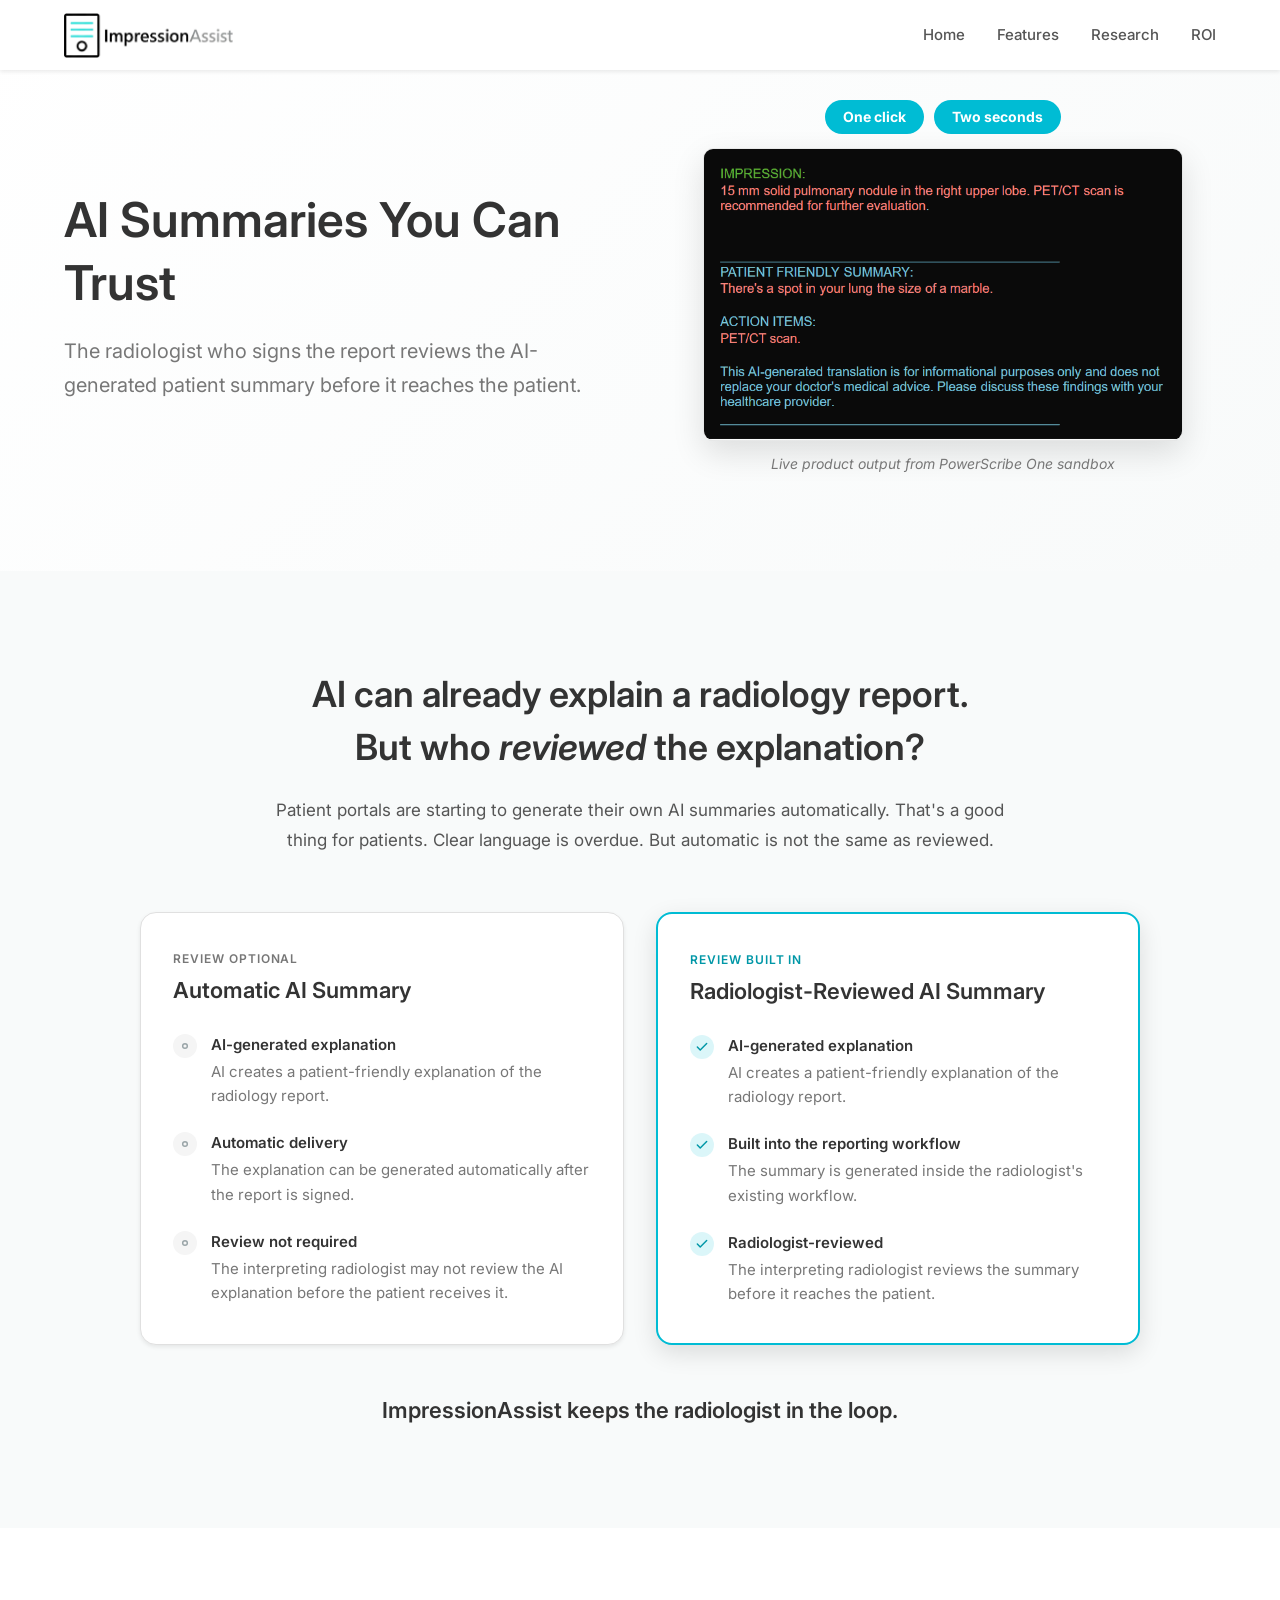
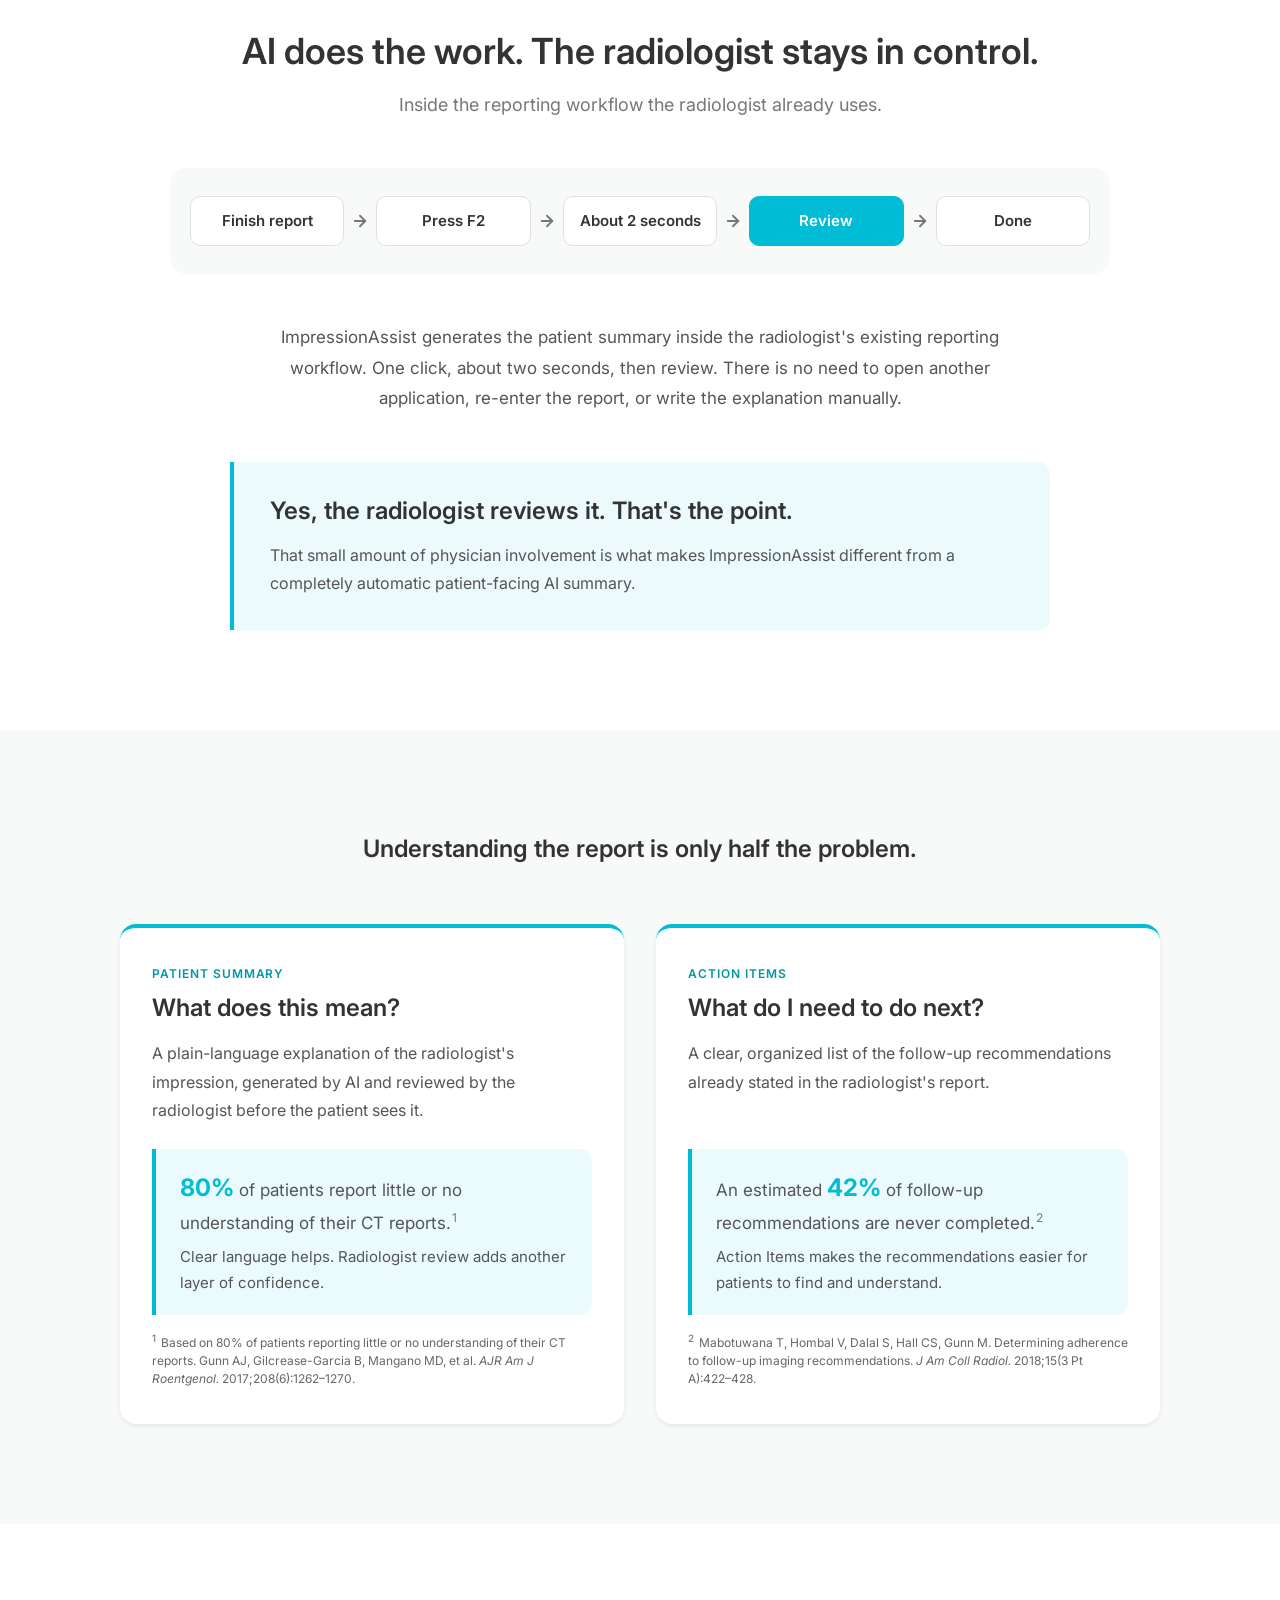
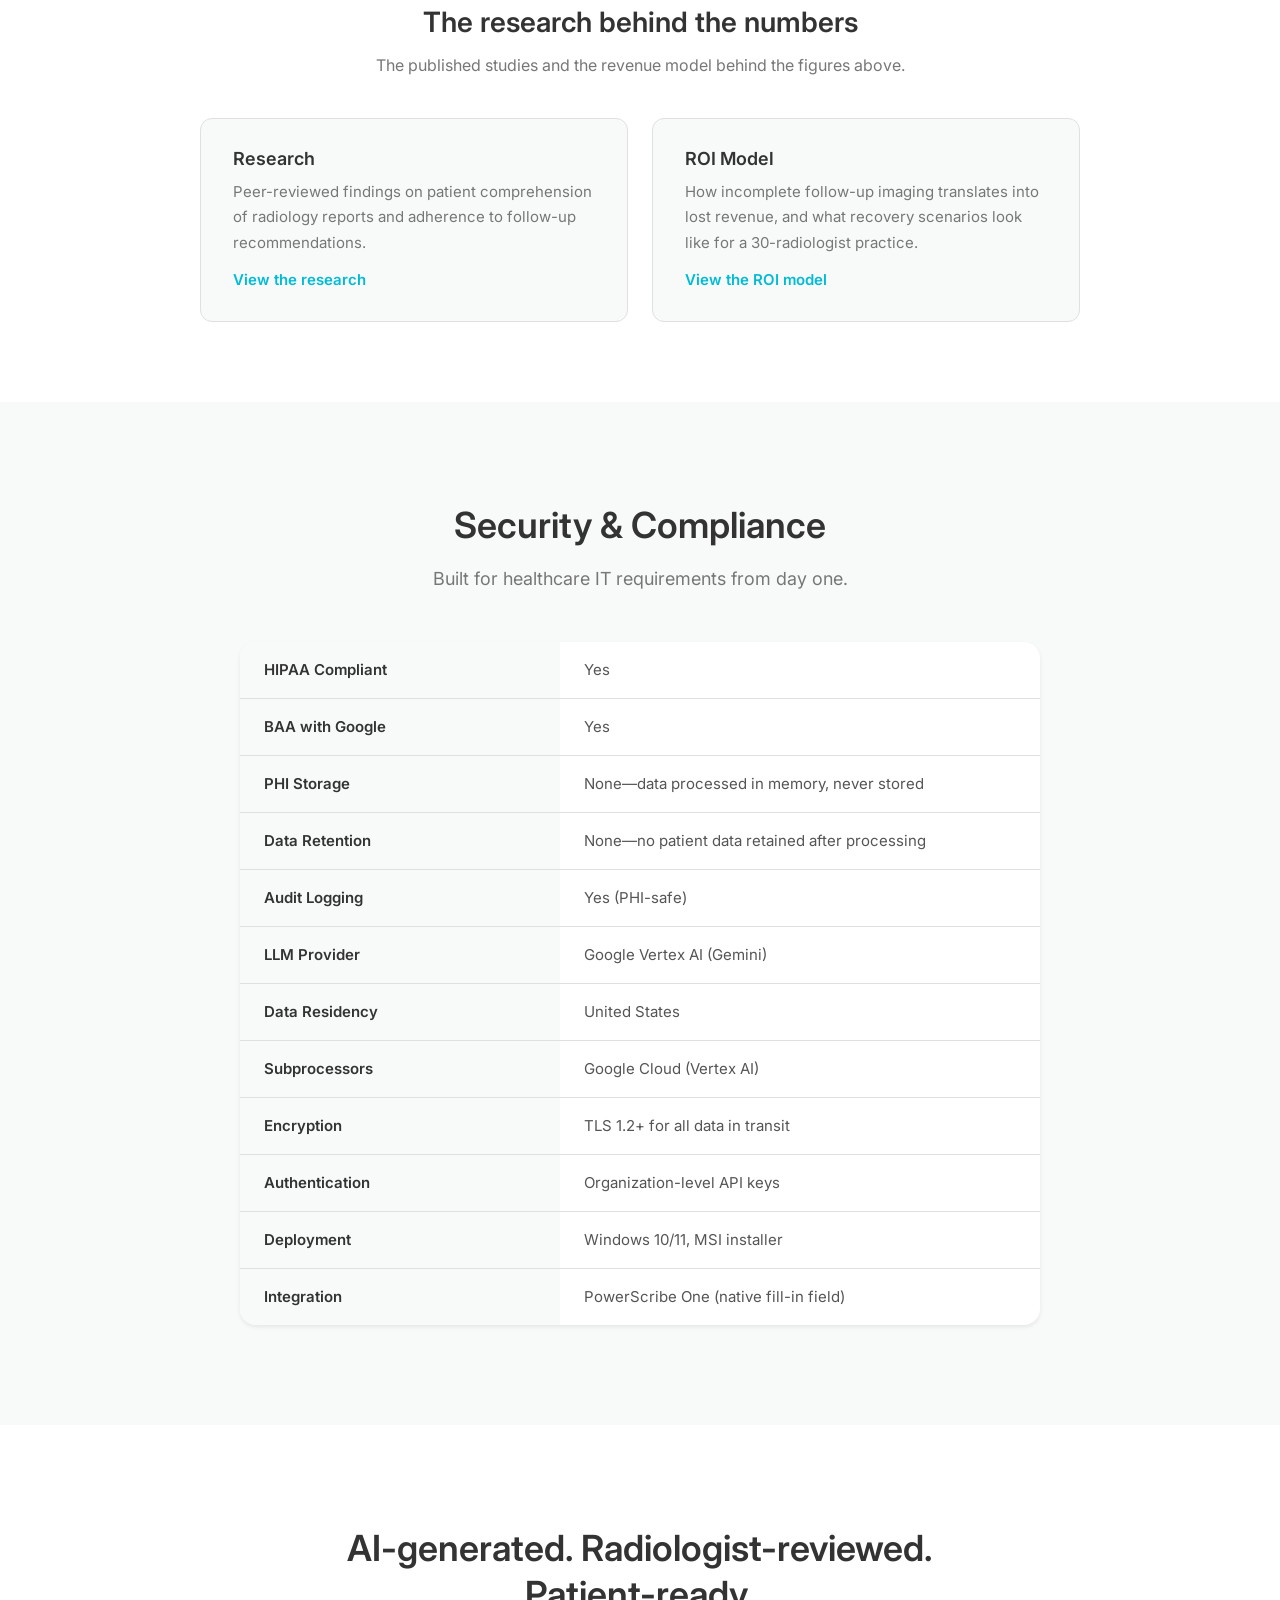
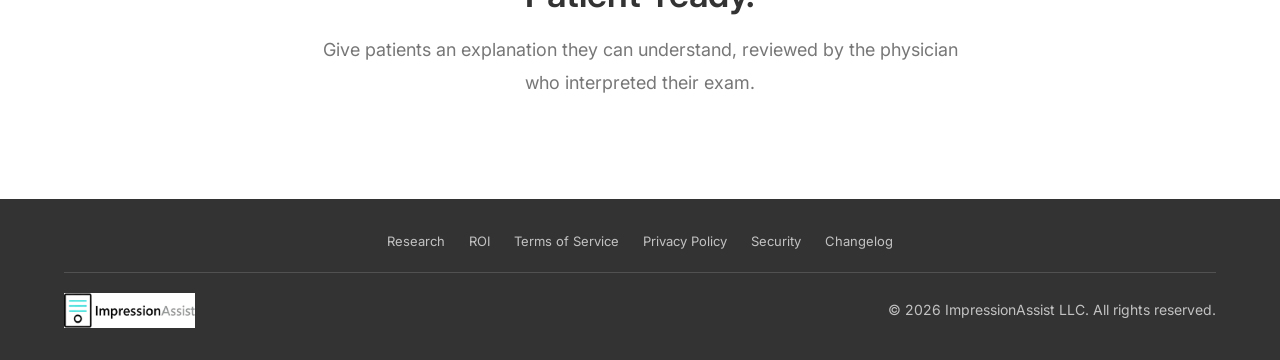
<file: index.html>
<!DOCTYPE html>
<html lang="en">
<head>
    <meta charset="UTF-8">
    <meta name="viewport" content="width=device-width, initial-scale=1.0">
    <meta name="description" content="ImpressionAssist creates a patient-friendly explanation of the radiology report and a clear list of action items inside the radiologist's reporting workflow, and the radiologist who signs the report reviews the summary before it reaches the patient.">
    <meta name="keywords" content="radiology, patient communication, medical reports, PowerScribe, HIPAA, healthcare AI, radiologist review, follow-up recommendations">
    <meta name="author" content="ImpressionAssist LLC">
    <meta property="og:title" content="ImpressionAssist - AI Summaries You Can Trust">
    <meta property="og:description" content="The radiologist who signs the report reviews the AI-generated patient summary before it reaches the patient.">
    <meta property="og:type" content="website">
    <meta property="og:url" content="https://impressionassist.com">
    <meta property="og:image" content="https://impressionassist.com/og-image.png">
    <meta property="og:image:width" content="1200">
    <meta property="og:image:height" content="630">
    <title>ImpressionAssist - AI Summaries You Can Trust</title>
    <link rel="icon" type="image/x-icon" href="favicon.ico">
    <link rel="icon" type="image/png" sizes="32x32" href="favicon-32x32.png">
    <link rel="icon" type="image/png" sizes="16x16" href="favicon-16x16.png">
    <link rel="apple-touch-icon" sizes="180x180" href="apple-touch-icon.png">
    <link rel="stylesheet" href="css/styles.css?v=20261008-1">
    <link rel="preconnect" href="https://fonts.googleapis.com">
    <link rel="preconnect" href="https://fonts.gstatic.com" crossorigin>
    <link href="https://fonts.googleapis.com/css2?family=Inter:wght@400;500;600;700&display=swap" rel="stylesheet">
</head>
<body>
    <!-- Navigation -->
    <nav class="navbar" id="navbar">
        <div class="container nav-container">
            <a href="#home" class="logo">
                <img src="assets/images/logo.png" alt="ImpressionAssist Logo" class="logo-img">
            </a>
            <button class="nav-toggle" id="navToggle" aria-label="Toggle navigation">
                <span class="hamburger"></span>
            </button>
            <ul class="nav-links" id="navLinks">
                <li><a href="#home">Home</a></li>
                <li><a href="#features">Features</a></li>
                <li><a href="/research">Research</a></li>
                <li><a href="/roi">ROI</a></li>
            </ul>
        </div>
    </nav>

    <!-- Hero Section -->
    <section id="home" class="hero">
        <div class="container hero-container">
            <div class="hero-content">
                <h1 class="hero-title">AI Summaries You Can Trust</h1>
                <p class="hero-subtitle">The radiologist who signs the report reviews the AI-generated patient summary before it reaches the patient.</p>
            </div>
            <div class="hero-visual">
                <div class="hero-badges">
                    <span class="hero-f9-badge"><strong>One click</strong></span>
                    <span class="hero-f9-badge"><strong>Two seconds</strong></span>
                </div>
                <video class="hero-screenshot" autoplay muted loop playsinline preload="auto" poster="assets/images/hero-sample-report.png" width="736" height="447" aria-label="Demo of ImpressionAssist: moments after a radiologist signs off a report, an AI-generated patient-friendly summary and follow-up action items appear automatically.">
                    <source src="assets/videos/Website.mp4" type="video/mp4">
                    <img src="assets/images/hero-sample-report.png" alt="Sample AI-generated patient-friendly radiology report summary, showing the clinical impression translated into plain language with a patient-friendly summary and follow-up action items" class="hero-screenshot" width="736" height="447">
                </video>
                <p class="hero-screenshot-caption">Live product output from PowerScribe One sandbox</p>
            </div>
        </div>
    </section>

    <!-- Section 2: The New Problem -->
    <section id="trust" class="trust">
        <div class="container">
            <h2 class="section-title trust-title">AI can already explain a radiology report.
                <span class="trust-title-question">But who <em>reviewed</em> the explanation?</span></h2>
            <p class="trust-lede">Patient portals are starting to generate their own AI summaries automatically. That's a good thing for patients. Clear language is overdue. But automatic is not the same as reviewed.</p>

            <div class="trust-grid">
                <div class="trust-card">
                    <p class="trust-card-eyebrow">Review optional</p>
                    <h3 class="trust-card-title">Automatic AI Summary</h3>
                    <ul class="trust-list">
                        <li>
                            <span class="trust-marker" aria-hidden="true">
                                <svg viewBox="0 0 24 24"><circle cx="12" cy="12" r="4"/></svg>
                            </span>
                            <span>
                                <span class="trust-item-title">AI-generated explanation</span>
                                <span class="trust-item-text">AI creates a patient-friendly explanation of the radiology report.</span>
                            </span>
                        </li>
                        <li>
                            <span class="trust-marker" aria-hidden="true">
                                <svg viewBox="0 0 24 24"><circle cx="12" cy="12" r="4"/></svg>
                            </span>
                            <span>
                                <span class="trust-item-title">Automatic delivery</span>
                                <span class="trust-item-text">The explanation can be generated automatically after the report is signed.</span>
                            </span>
                        </li>
                        <li>
                            <span class="trust-marker" aria-hidden="true">
                                <svg viewBox="0 0 24 24"><circle cx="12" cy="12" r="4"/></svg>
                            </span>
                            <span>
                                <span class="trust-item-title">Review not required</span>
                                <span class="trust-item-text">The interpreting radiologist may not review the AI explanation before the patient receives it.</span>
                            </span>
                        </li>
                    </ul>
                </div>

                <div class="trust-card trust-card-featured">
                    <p class="trust-card-eyebrow">Review built in</p>
                    <h3 class="trust-card-title">Radiologist-Reviewed AI Summary</h3>
                    <ul class="trust-list">
                        <li>
                            <span class="trust-marker" aria-hidden="true">
                                <svg viewBox="0 0 24 24"><polyline points="20 6 9 17 4 12"/></svg>
                            </span>
                            <span>
                                <span class="trust-item-title">AI-generated explanation</span>
                                <span class="trust-item-text">AI creates a patient-friendly explanation of the radiology report.</span>
                            </span>
                        </li>
                        <li>
                            <span class="trust-marker" aria-hidden="true">
                                <svg viewBox="0 0 24 24"><polyline points="20 6 9 17 4 12"/></svg>
                            </span>
                            <span>
                                <span class="trust-item-title">Built into the reporting workflow</span>
                                <span class="trust-item-text">The summary is generated inside the radiologist's existing workflow.</span>
                            </span>
                        </li>
                        <li>
                            <span class="trust-marker" aria-hidden="true">
                                <svg viewBox="0 0 24 24"><polyline points="20 6 9 17 4 12"/></svg>
                            </span>
                            <span>
                                <span class="trust-item-title">Radiologist-reviewed</span>
                                <span class="trust-item-text">The interpreting radiologist reviews the summary before it reaches the patient.</span>
                            </span>
                        </li>
                    </ul>
                </div>
            </div>

            <p class="trust-closing">ImpressionAssist keeps the radiologist in the loop.</p>
        </div>
    </section>

    <!-- Section 3: The Review Itself -->
    <section id="workflow" class="review">
        <div class="container">
            <h2 class="section-title">AI does the work. The radiologist stays in control.</h2>
            <p class="section-subtitle">Inside the reporting workflow the radiologist already uses.</p>

            <div class="workflow-strip">
                <div class="workflow-step">Finish report</div>
                <div class="workflow-connector" aria-hidden="true">
                    <svg viewBox="0 0 24 24"><path d="M5 12h14"/><path d="M12 5l7 7-7 7"/></svg>
                </div>
                <div class="workflow-step">Press F2</div>
                <div class="workflow-connector" aria-hidden="true">
                    <svg viewBox="0 0 24 24"><path d="M5 12h14"/><path d="M12 5l7 7-7 7"/></svg>
                </div>
                <div class="workflow-step">About 2 seconds</div>
                <div class="workflow-connector" aria-hidden="true">
                    <svg viewBox="0 0 24 24"><path d="M5 12h14"/><path d="M12 5l7 7-7 7"/></svg>
                </div>
                <div class="workflow-step workflow-step-key">Review</div>
                <div class="workflow-connector" aria-hidden="true">
                    <svg viewBox="0 0 24 24"><path d="M5 12h14"/><path d="M12 5l7 7-7 7"/></svg>
                </div>
                <div class="workflow-step">Done</div>
            </div>

            <p class="review-body">ImpressionAssist generates the patient summary inside the radiologist's existing reporting workflow. One click, about two seconds, then review. There is no need to open another application, re-enter the report, or write the explanation manually.</p>

            <div class="review-callout">
                <p class="review-callout-quote">Yes, the radiologist reviews it. That's the point.</p>
                <p class="review-callout-follow">That small amount of physician involvement is what makes ImpressionAssist different from a completely automatic patient-facing AI summary.</p>
            </div>
        </div>
    </section>

    <!-- Section 4: Patient Summary + Action Items -->
    <section id="features" class="answers">
        <div class="container">
            <p class="answers-transition">Understanding the report is only half the problem.</p>

            <div class="answers-grid">
                <div class="answer-card">
                    <p class="answer-eyebrow">Patient Summary</p>
                    <h3 class="answer-question">What does this mean?</h3>
                    <p class="answer-text">A plain-language explanation of the radiologist's impression, generated by AI and reviewed by the radiologist before the patient sees it.</p>
                    <div class="answer-stat">
                        <p class="answer-stat-line"><span class="stat-highlight">80%</span> of patients report little or no understanding of their CT reports.<sup>1</sup></p>
                        <p class="answer-stat-note">Clear language helps. Radiologist review adds another layer of confidence.</p>
                    </div>
                    <p class="answer-citation"><sup>1</sup> Based on 80% of patients reporting little or no understanding of their CT reports. Gunn AJ, Gilcrease-Garcia B, Mangano MD, et al. <em>AJR Am J Roentgenol.</em> 2017;208(6):1262–1270.</p>
                </div>

                <div class="answer-card">
                    <p class="answer-eyebrow">Action Items</p>
                    <h3 class="answer-question">What do I need to do next?</h3>
                    <p class="answer-text">A clear, organized list of the follow-up recommendations already stated in the radiologist's report.</p>
                    <div class="answer-stat">
                        <p class="answer-stat-line">An estimated <span class="stat-highlight">42%</span> of follow-up recommendations are never completed.<sup>2</sup></p>
                        <p class="answer-stat-note">Action Items makes the recommendations easier for patients to find and understand.</p>
                    </div>
                    <p class="answer-citation"><sup>2</sup> Mabotuwana T, Hombal V, Dalal S, Hall CS, Gunn M. Determining adherence to follow-up imaging recommendations. <em>J Am Coll Radiol.</em> 2018;15(3 Pt A):422–428.</p>
                </div>
            </div>
        </div>
    </section>

    <!-- Credibility Strip -->
    <section id="evidence" class="credibility">
        <div class="container">
            <h2 class="credibility-title">The research behind the numbers</h2>
            <p class="credibility-sub">The published studies and the revenue model behind the figures above.</p>
            <div class="credibility-links">
                <a href="/research" class="credibility-link">
                    <h3>Research</h3>
                    <p>Peer-reviewed findings on patient comprehension of radiology reports and adherence to follow-up recommendations.</p>
                    <span class="credibility-link-cue">View the research</span>
                </a>
                <a href="/roi" class="credibility-link">
                    <h3>ROI Model</h3>
                    <p>How incomplete follow-up imaging translates into lost revenue, and what recovery scenarios look like for a 30-radiologist practice.</p>
                    <span class="credibility-link-cue">View the ROI model</span>
                </a>
            </div>
        </div>
    </section>

    <!-- Security & Compliance Section -->
    <section id="security" class="security">
        <div class="container">
            <h2 class="section-title">Security & Compliance</h2>
            <p class="section-subtitle">Built for healthcare IT requirements from day one.</p>
            <div class="security-table-wrapper">
                <table class="security-table">
                    <tbody>
                        <tr>
                            <td class="security-label">HIPAA Compliant</td>
                            <td class="security-value">Yes</td>
                        </tr>
                        <tr>
                            <td class="security-label">BAA with Google</td>
                            <td class="security-value">Yes</td>
                        </tr>
                        <tr>
                            <td class="security-label">PHI Storage</td>
                            <td class="security-value">None—data processed in memory, never stored</td>
                        </tr>
                        <tr>
                            <td class="security-label">Data Retention</td>
                            <td class="security-value">None—no patient data retained after processing</td>
                        </tr>
                        <tr>
                            <td class="security-label">Audit Logging</td>
                            <td class="security-value">Yes (PHI-safe)</td>
                        </tr>
                        <tr>
                            <td class="security-label">LLM Provider</td>
                            <td class="security-value">Google Vertex AI (Gemini)</td>
                        </tr>
                        <tr>
                            <td class="security-label">Data Residency</td>
                            <td class="security-value">United States</td>
                        </tr>
                        <tr>
                            <td class="security-label">Subprocessors</td>
                            <td class="security-value">Google Cloud (Vertex AI)</td>
                        </tr>
                        <tr>
                            <td class="security-label">Encryption</td>
                            <td class="security-value">TLS 1.2+ for all data in transit</td>
                        </tr>
                        <tr>
                            <td class="security-label">Authentication</td>
                            <td class="security-value">Organization-level API keys</td>
                        </tr>
                        <tr>
                            <td class="security-label">Deployment</td>
                            <td class="security-value">Windows 10/11, MSI installer</td>
                        </tr>
                        <tr>
                            <td class="security-label">Integration</td>
                            <td class="security-value">PowerScribe One (native fill-in field)</td>
                        </tr>
                    </tbody>
                </table>
            </div>
        </div>
    </section>

    <!-- Closing CTA Section -->
    <section id="cta" class="cta">
        <div class="container" style="text-align: center; max-width: 700px;">
            <h2 class="section-title">AI-generated. Radiologist-reviewed. Patient-ready.</h2>
            <p style="color: var(--text-light); font-size: 1.125rem; line-height: 1.8; margin-bottom: 0;">Give patients an explanation they can understand, reviewed by the physician who interpreted their exam.</p>
        </div>
    </section>

    <!-- Footer -->
    <footer class="footer">
        <div class="container">
            <div class="footer-links">
                <a href="/research">Research</a>
                <a href="/roi">ROI</a>
                <a href="/terms">Terms of Service</a>
                <a href="/privacy">Privacy Policy</a>
                <a href="/security">Security</a>
                <a href="/changelog">Changelog</a>
            </div>
            <div class="footer-content">
                <div class="footer-brand">
                    <img src="assets/images/logo.png" alt="ImpressionAssist Logo" class="footer-logo">
                </div>
                <p class="footer-copyright">&copy; 2026 ImpressionAssist LLC. All rights reserved.</p>
            </div>
        </div>
    </footer>

    <script src="js/main.js"></script>
</body>
</html>
</file>
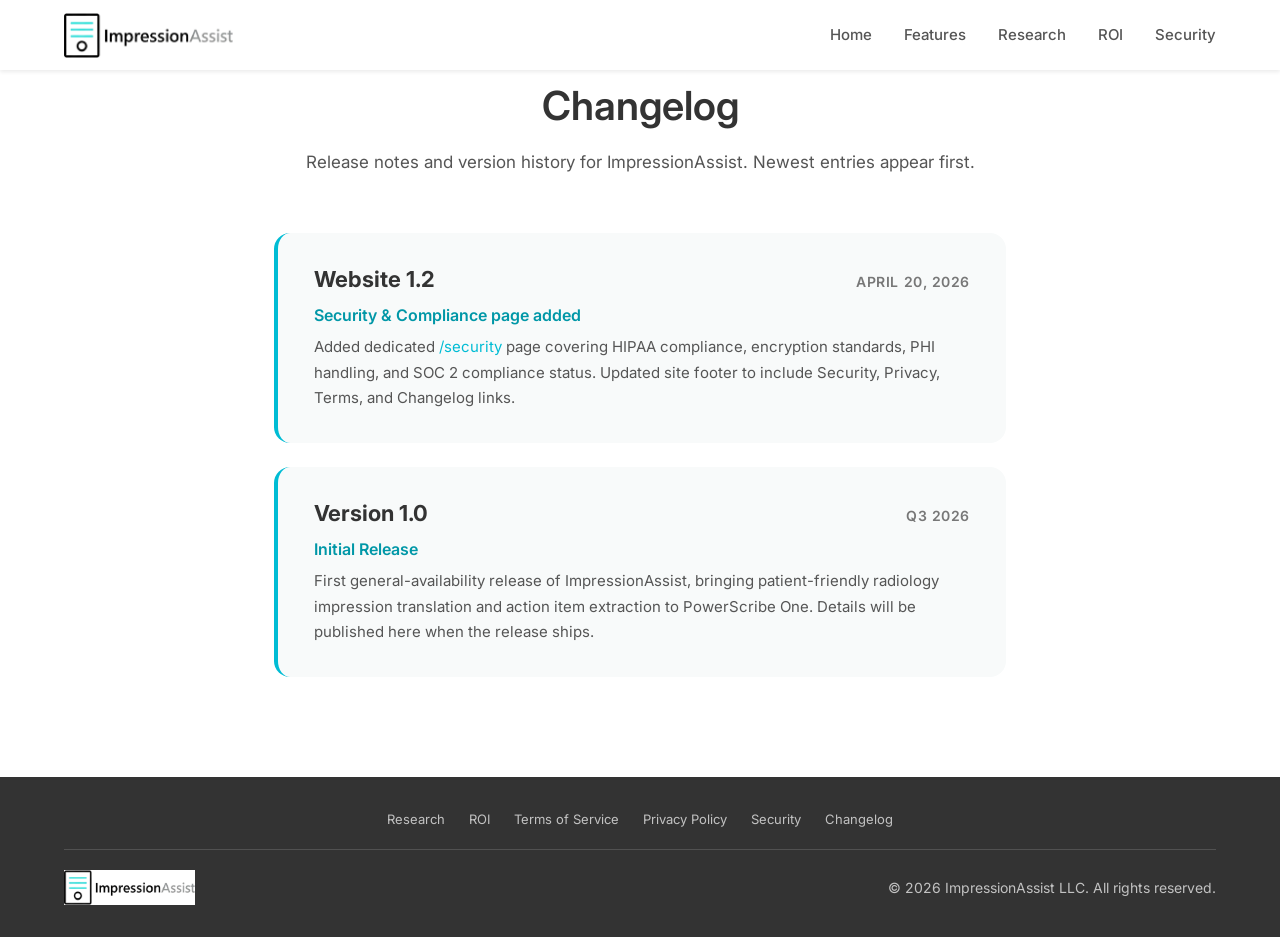
<file: changelog/index.html>
<!DOCTYPE html>
<html lang="en">
<head>
    <meta charset="UTF-8">
    <meta name="viewport" content="width=device-width, initial-scale=1.0">
    <meta name="description" content="ImpressionAssist release notes and version history.">
    <meta name="author" content="ImpressionAssist LLC">
    <meta property="og:title" content="Changelog - ImpressionAssist">
    <meta property="og:description" content="Release notes and version history for ImpressionAssist.">
    <meta property="og:type" content="website">
    <meta property="og:url" content="https://impressionassist.com/changelog">
    <meta property="og:image" content="https://impressionassist.com/og-image.png">
    <meta property="og:image:width" content="1200">
    <meta property="og:image:height" content="630">
    <title>Changelog - ImpressionAssist</title>
    <link rel="icon" type="image/x-icon" href="/favicon.ico">
    <link rel="icon" type="image/png" sizes="32x32" href="/favicon-32x32.png">
    <link rel="icon" type="image/png" sizes="16x16" href="/favicon-16x16.png">
    <link rel="apple-touch-icon" sizes="180x180" href="/apple-touch-icon.png">
    <link rel="stylesheet" href="/css/styles.css?v=20261008-1">
    <link rel="preconnect" href="https://fonts.googleapis.com">
    <link rel="preconnect" href="https://fonts.gstatic.com" crossorigin>
    <link href="https://fonts.googleapis.com/css2?family=Inter:wght@400;500;600;700&display=swap" rel="stylesheet">
    <style>
        .changelog-intro {
            padding: 80px 0 32px;
            background-color: var(--white);
        }
        .changelog-intro .container { max-width: 780px; }
        .changelog-intro h1 {
            font-size: 2.5rem;
            color: var(--text-dark);
            margin-bottom: 16px;
            text-align: center;
        }
        .changelog-intro .intro-lede {
            font-size: 1.0625rem;
            line-height: 1.7;
            color: var(--text-gray);
            text-align: center;
            margin-bottom: 0;
        }
        .changelog-list {
            padding: 24px 0 100px;
            background-color: var(--white);
        }
        .changelog-list .container { max-width: 780px; }
        .changelog-entry {
            background: var(--bg-light);
            border-radius: 16px;
            padding: 32px 36px;
            margin-bottom: 24px;
            border-left: 4px solid var(--primary-color);
        }
        .changelog-entry:last-child { margin-bottom: 0; }
        .changelog-entry-header {
            display: flex;
            align-items: baseline;
            justify-content: space-between;
            gap: 16px;
            margin-bottom: 12px;
            flex-wrap: wrap;
        }
        .changelog-version {
            font-size: 1.375rem;
            font-weight: 700;
            color: var(--text-dark);
            margin: 0;
        }
        .changelog-date {
            font-size: 0.875rem;
            font-weight: 600;
            color: var(--text-light);
            text-transform: uppercase;
            letter-spacing: 0.04em;
            white-space: nowrap;
        }
        .changelog-title {
            font-size: 1rem;
            font-weight: 600;
            color: var(--primary-dark);
            margin: 0 0 8px;
        }
        .changelog-description {
            font-size: 0.9375rem;
            line-height: 1.7;
            color: var(--text-gray);
            margin: 0;
        }
        @media (max-width: 768px) {
            .changelog-intro h1 { font-size: 1.875rem; }
            .changelog-entry { padding: 24px 20px; }
            .changelog-entry-header { flex-direction: column; gap: 4px; }
        }
    </style>
</head>
<body>
    <!-- Navigation -->
    <nav class="navbar" id="navbar">
        <div class="container nav-container">
            <a href="/" class="logo">
                <img src="/assets/images/logo.png" alt="ImpressionAssist Logo" class="logo-img">
            </a>
            <button class="nav-toggle" id="navToggle" aria-label="Toggle navigation">
                <span class="hamburger"></span>
            </button>
            <ul class="nav-links" id="navLinks">
                <li><a href="/">Home</a></li>
                <li><a href="/#features">Features</a></li>
                <li><a href="/research">Research</a></li>
                <li><a href="/roi">ROI</a></li>
                <li><a href="/security">Security</a></li>
            </ul>
        </div>
    </nav>

    <!-- Intro -->
    <section class="changelog-intro">
        <div class="container">
            <h1>Changelog</h1>
            <p class="intro-lede">Release notes and version history for ImpressionAssist. Newest entries appear first.</p>
        </div>
    </section>

    <!-- Entries (reverse chronological) -->
    <section class="changelog-list">
        <div class="container">
            <article class="changelog-entry">
                <div class="changelog-entry-header">
                    <h2 class="changelog-version">Website 1.2</h2>
                    <span class="changelog-date">April 20, 2026</span>
                </div>
                <h3 class="changelog-title">Security &amp; Compliance page added</h3>
                <p class="changelog-description">Added dedicated <a href="/security">/security</a> page covering HIPAA compliance, encryption standards, PHI handling, and SOC 2 compliance status. Updated site footer to include Security, Privacy, Terms, and Changelog links.</p>
            </article>

            <article class="changelog-entry">
                <div class="changelog-entry-header">
                    <h2 class="changelog-version">Version 1.0</h2>
                    <span class="changelog-date">Q3 2026</span>
                </div>
                <h3 class="changelog-title">Initial Release</h3>
                <p class="changelog-description">First general-availability release of ImpressionAssist, bringing patient-friendly radiology impression translation and action item extraction to PowerScribe One. Details will be published here when the release ships.</p>
            </article>
        </div>
    </section>

    <!-- Footer -->
    <footer class="footer">
        <div class="container">
            <div class="footer-links">
                <a href="/research">Research</a>
                <a href="/roi">ROI</a>
                <a href="/terms">Terms of Service</a>
                <a href="/privacy">Privacy Policy</a>
                <a href="/security">Security</a>
                <a href="/changelog">Changelog</a>
            </div>
            <div class="footer-content">
                <div class="footer-brand">
                    <img src="/assets/images/logo.png" alt="ImpressionAssist Logo" class="footer-logo">
                </div>
                <p class="footer-copyright">&copy; 2026 ImpressionAssist LLC. All rights reserved.</p>
            </div>
        </div>
    </footer>

    <script src="/js/main.js"></script>
</body>
</html>
</file>
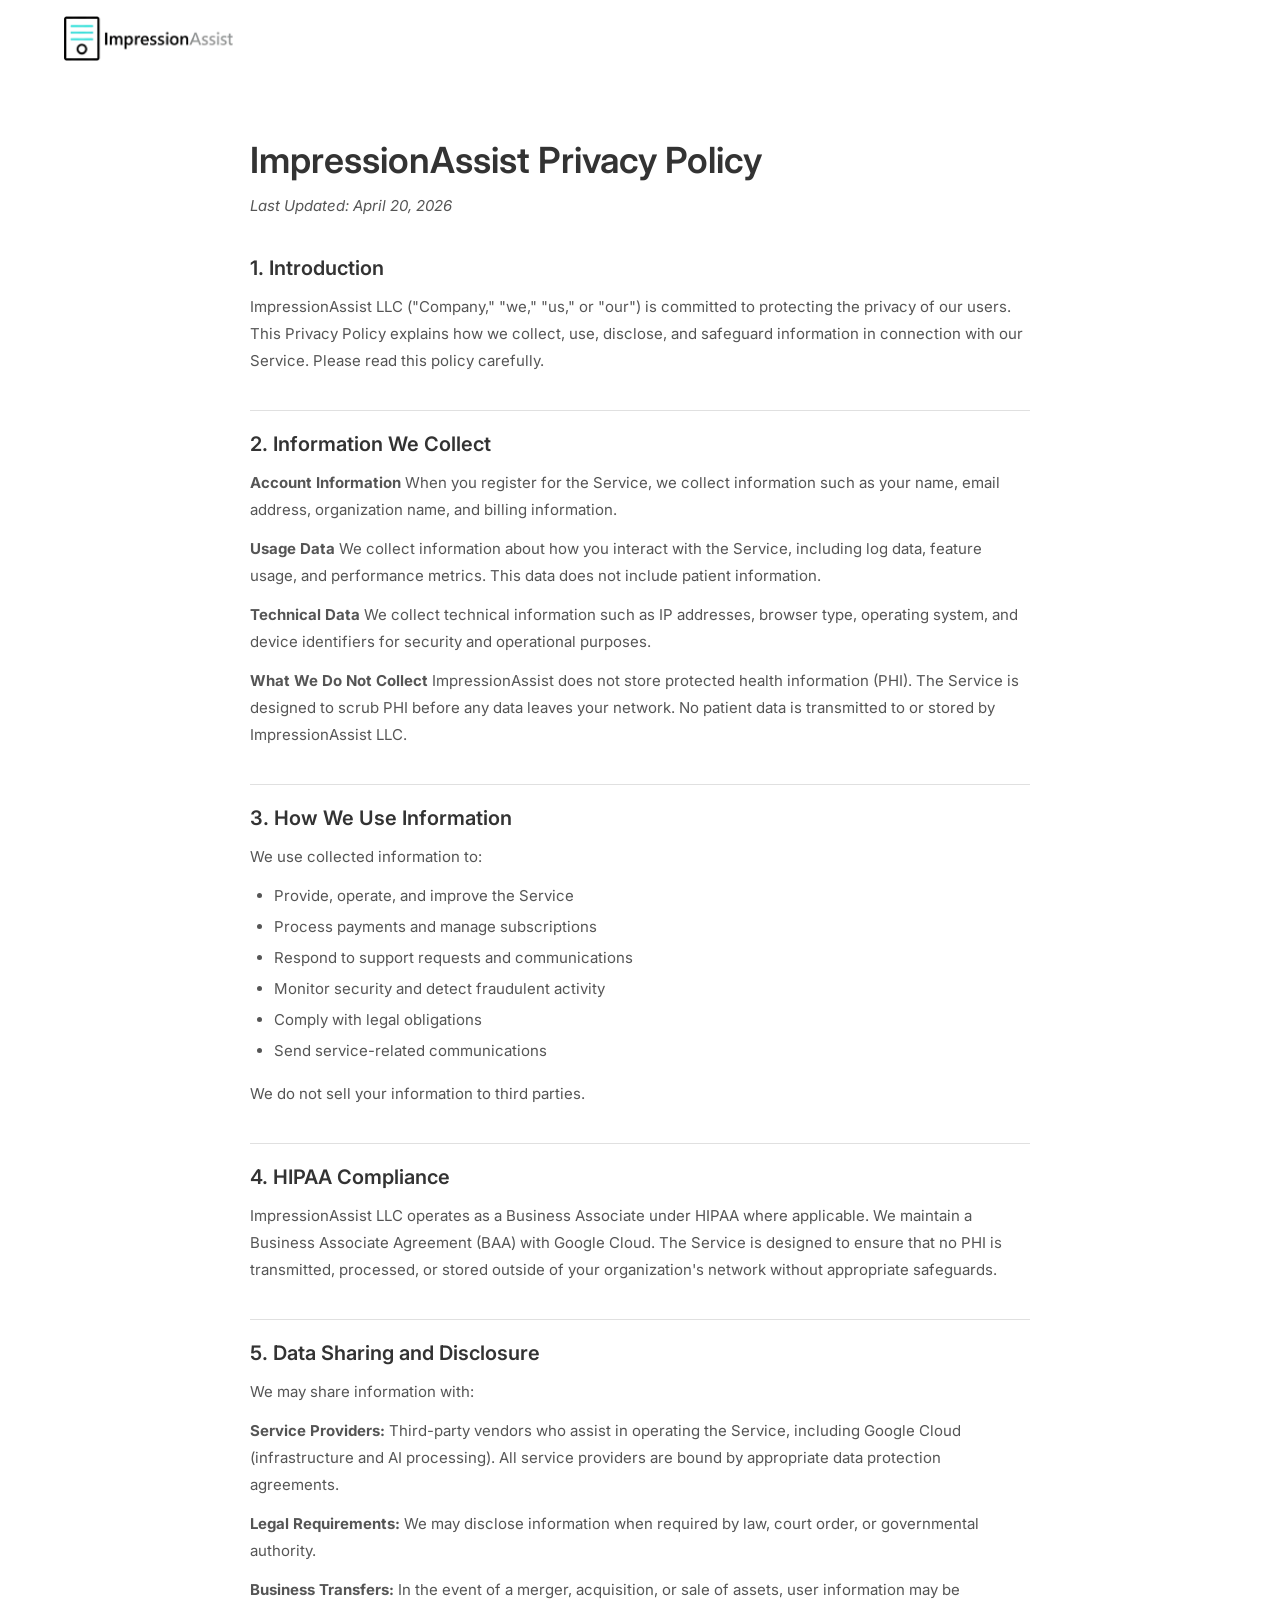
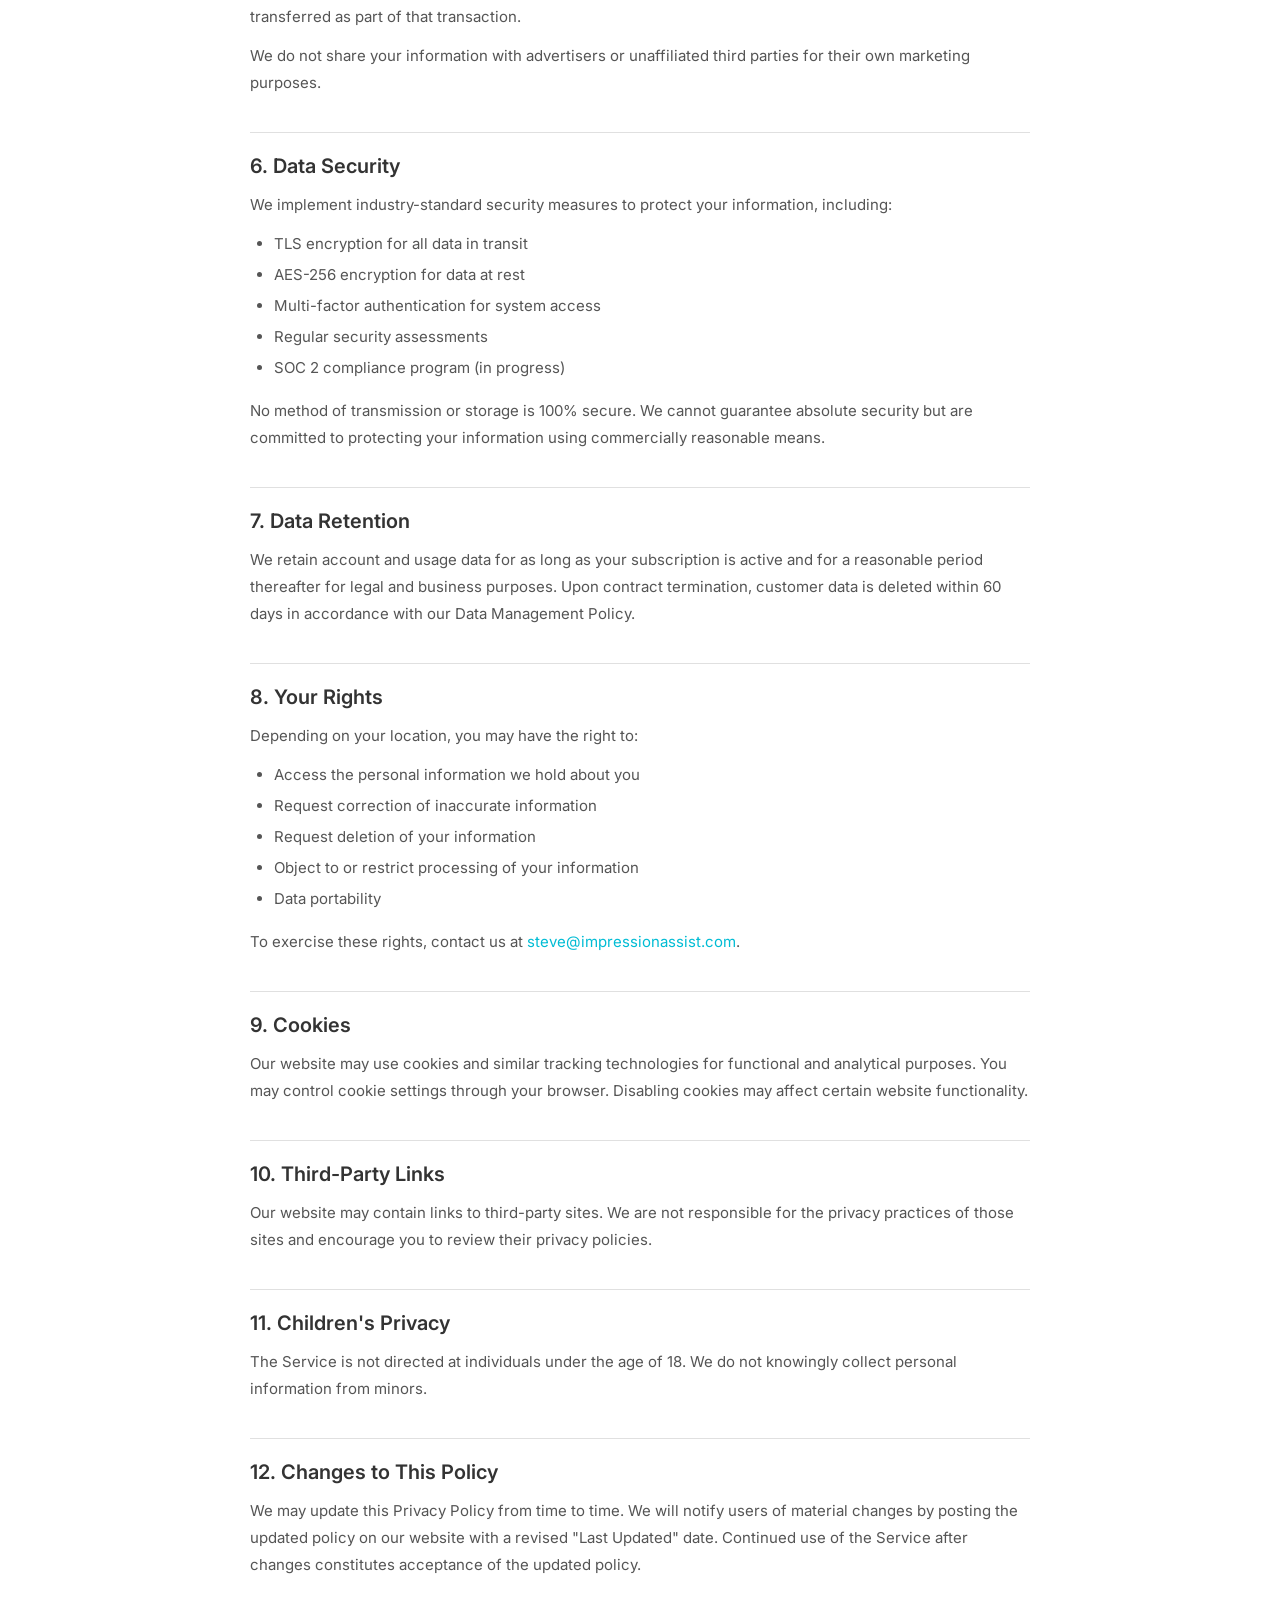
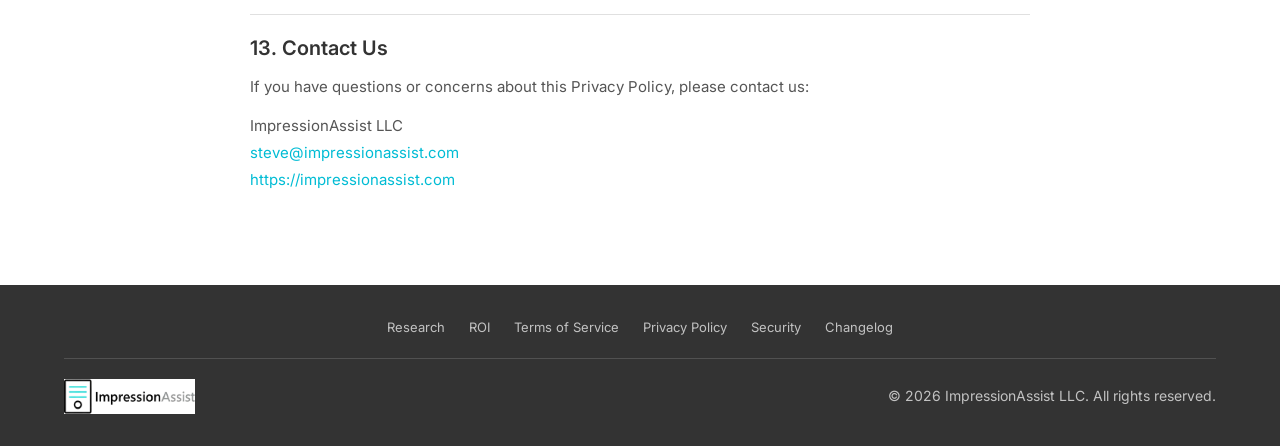
<file: privacy.html>
<!DOCTYPE html>
<html lang="en">
<head>
    <meta charset="UTF-8">
    <meta name="viewport" content="width=device-width, initial-scale=1.0">
    <meta name="description" content="ImpressionAssist Privacy Policy">
    <title>Privacy Policy - ImpressionAssist</title>
    <link rel="icon" type="image/x-icon" href="favicon.ico">
    <link rel="icon" type="image/png" sizes="32x32" href="favicon-32x32.png">
    <link rel="icon" type="image/png" sizes="16x16" href="favicon-16x16.png">
    <link rel="apple-touch-icon" sizes="180x180" href="apple-touch-icon.png">
    <link rel="stylesheet" href="css/styles.css?v=20261008-1">
    <link rel="preconnect" href="https://fonts.googleapis.com">
    <link rel="preconnect" href="https://fonts.gstatic.com" crossorigin>
    <link href="https://fonts.googleapis.com/css2?family=Inter:wght@400;500;600;700&display=swap" rel="stylesheet">
</head>
<body>
    <!-- Header -->
    <header class="legal-header">
        <div class="container">
            <a href="/" class="logo">
                <img src="assets/images/logo.png" alt="ImpressionAssist Logo" class="logo-img">
            </a>
        </div>
    </header>

    <!-- Content -->
    <main class="legal-content">
        <div class="container">
            <div class="legal-document">
                <h1>ImpressionAssist Privacy Policy</h1>
                <p class="legal-updated"><em>Last Updated: April 20, 2026</em></p>

                <h2>1. Introduction</h2>
                <p>ImpressionAssist LLC ("Company," "we," "us," or "our") is committed to protecting the privacy of our users. This Privacy Policy explains how we collect, use, disclose, and safeguard information in connection with our Service. Please read this policy carefully.</p>

                <h2>2. Information We Collect</h2>
                <p><strong>Account Information</strong> When you register for the Service, we collect information such as your name, email address, organization name, and billing information.</p>
                <p><strong>Usage Data</strong> We collect information about how you interact with the Service, including log data, feature usage, and performance metrics. This data does not include patient information.</p>
                <p><strong>Technical Data</strong> We collect technical information such as IP addresses, browser type, operating system, and device identifiers for security and operational purposes.</p>
                <p><strong>What We Do Not Collect</strong> ImpressionAssist does not store protected health information (PHI). The Service is designed to scrub PHI before any data leaves your network. No patient data is transmitted to or stored by ImpressionAssist LLC.</p>

                <h2>3. How We Use Information</h2>
                <p>We use collected information to:</p>
                <ul>
                    <li>Provide, operate, and improve the Service</li>
                    <li>Process payments and manage subscriptions</li>
                    <li>Respond to support requests and communications</li>
                    <li>Monitor security and detect fraudulent activity</li>
                    <li>Comply with legal obligations</li>
                    <li>Send service-related communications</li>
                </ul>
                <p>We do not sell your information to third parties.</p>

                <h2>4. HIPAA Compliance</h2>
                <p>ImpressionAssist LLC operates as a Business Associate under HIPAA where applicable. We maintain a Business Associate Agreement (BAA) with Google Cloud. The Service is designed to ensure that no PHI is transmitted, processed, or stored outside of your organization's network without appropriate safeguards.</p>

                <h2>5. Data Sharing and Disclosure</h2>
                <p>We may share information with:</p>
                <p><strong>Service Providers:</strong> Third-party vendors who assist in operating the Service, including Google Cloud (infrastructure and AI processing). All service providers are bound by appropriate data protection agreements.</p>
                <p><strong>Legal Requirements:</strong> We may disclose information when required by law, court order, or governmental authority.</p>
                <p><strong>Business Transfers:</strong> In the event of a merger, acquisition, or sale of assets, user information may be transferred as part of that transaction.</p>
                <p>We do not share your information with advertisers or unaffiliated third parties for their own marketing purposes.</p>

                <h2>6. Data Security</h2>
                <p>We implement industry-standard security measures to protect your information, including:</p>
                <ul>
                    <li>TLS encryption for all data in transit</li>
                    <li>AES-256 encryption for data at rest</li>
                    <li>Multi-factor authentication for system access</li>
                    <li>Regular security assessments</li>
                    <li>SOC 2 compliance program (in progress)</li>
                </ul>
                <p>No method of transmission or storage is 100% secure. We cannot guarantee absolute security but are committed to protecting your information using commercially reasonable means.</p>

                <h2>7. Data Retention</h2>
                <p>We retain account and usage data for as long as your subscription is active and for a reasonable period thereafter for legal and business purposes. Upon contract termination, customer data is deleted within 60 days in accordance with our Data Management Policy.</p>

                <h2>8. Your Rights</h2>
                <p>Depending on your location, you may have the right to:</p>
                <ul>
                    <li>Access the personal information we hold about you</li>
                    <li>Request correction of inaccurate information</li>
                    <li>Request deletion of your information</li>
                    <li>Object to or restrict processing of your information</li>
                    <li>Data portability</li>
                </ul>
                <p>To exercise these rights, contact us at <a href="mailto:steve@impressionassist.com">steve@impressionassist.com</a>.</p>

                <h2>9. Cookies</h2>
                <p>Our website may use cookies and similar tracking technologies for functional and analytical purposes. You may control cookie settings through your browser. Disabling cookies may affect certain website functionality.</p>

                <h2>10. Third-Party Links</h2>
                <p>Our website may contain links to third-party sites. We are not responsible for the privacy practices of those sites and encourage you to review their privacy policies.</p>

                <h2>11. Children's Privacy</h2>
                <p>The Service is not directed at individuals under the age of 18. We do not knowingly collect personal information from minors.</p>

                <h2>12. Changes to This Policy</h2>
                <p>We may update this Privacy Policy from time to time. We will notify users of material changes by posting the updated policy on our website with a revised "Last Updated" date. Continued use of the Service after changes constitutes acceptance of the updated policy.</p>

                <h2>13. Contact Us</h2>
                <p>If you have questions or concerns about this Privacy Policy, please contact us:</p>
                <p>ImpressionAssist LLC<br>
                <a href="mailto:steve@impressionassist.com">steve@impressionassist.com</a><br>
                <a href="https://impressionassist.com">https://impressionassist.com</a></p>
            </div>
        </div>
    </main>

    <!-- Footer -->
    <footer class="footer">
        <div class="container">
            <div class="footer-links">
                <a href="/research">Research</a>
                <a href="/roi">ROI</a>
                <a href="/terms">Terms of Service</a>
                <a href="/privacy">Privacy Policy</a>
                <a href="/security">Security</a>
                <a href="/changelog">Changelog</a>
            </div>
            <div class="footer-content">
                <div class="footer-brand">
                    <img src="assets/images/logo.png" alt="ImpressionAssist Logo" class="footer-logo">
                </div>
                <p class="footer-copyright">&copy; 2026 ImpressionAssist LLC. All rights reserved.</p>
            </div>
        </div>
    </footer>
</body>
</html>
</file>
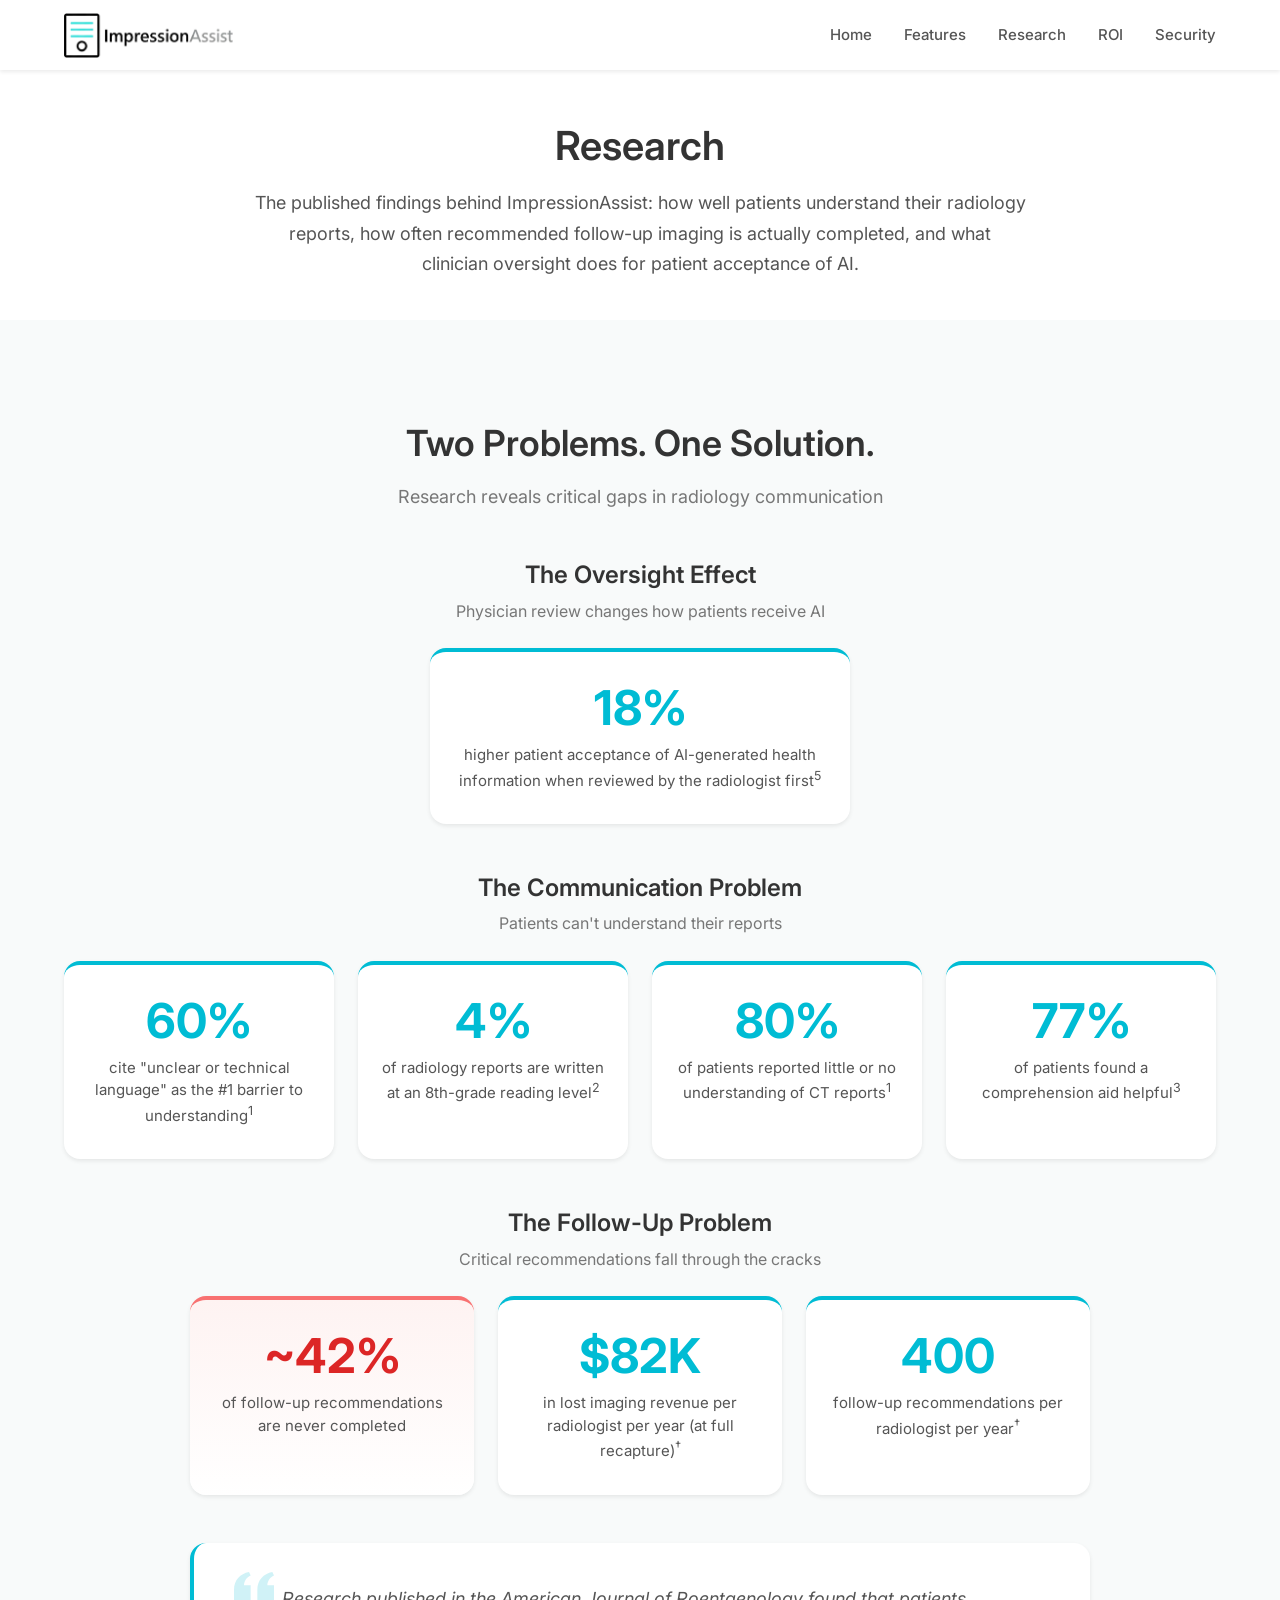
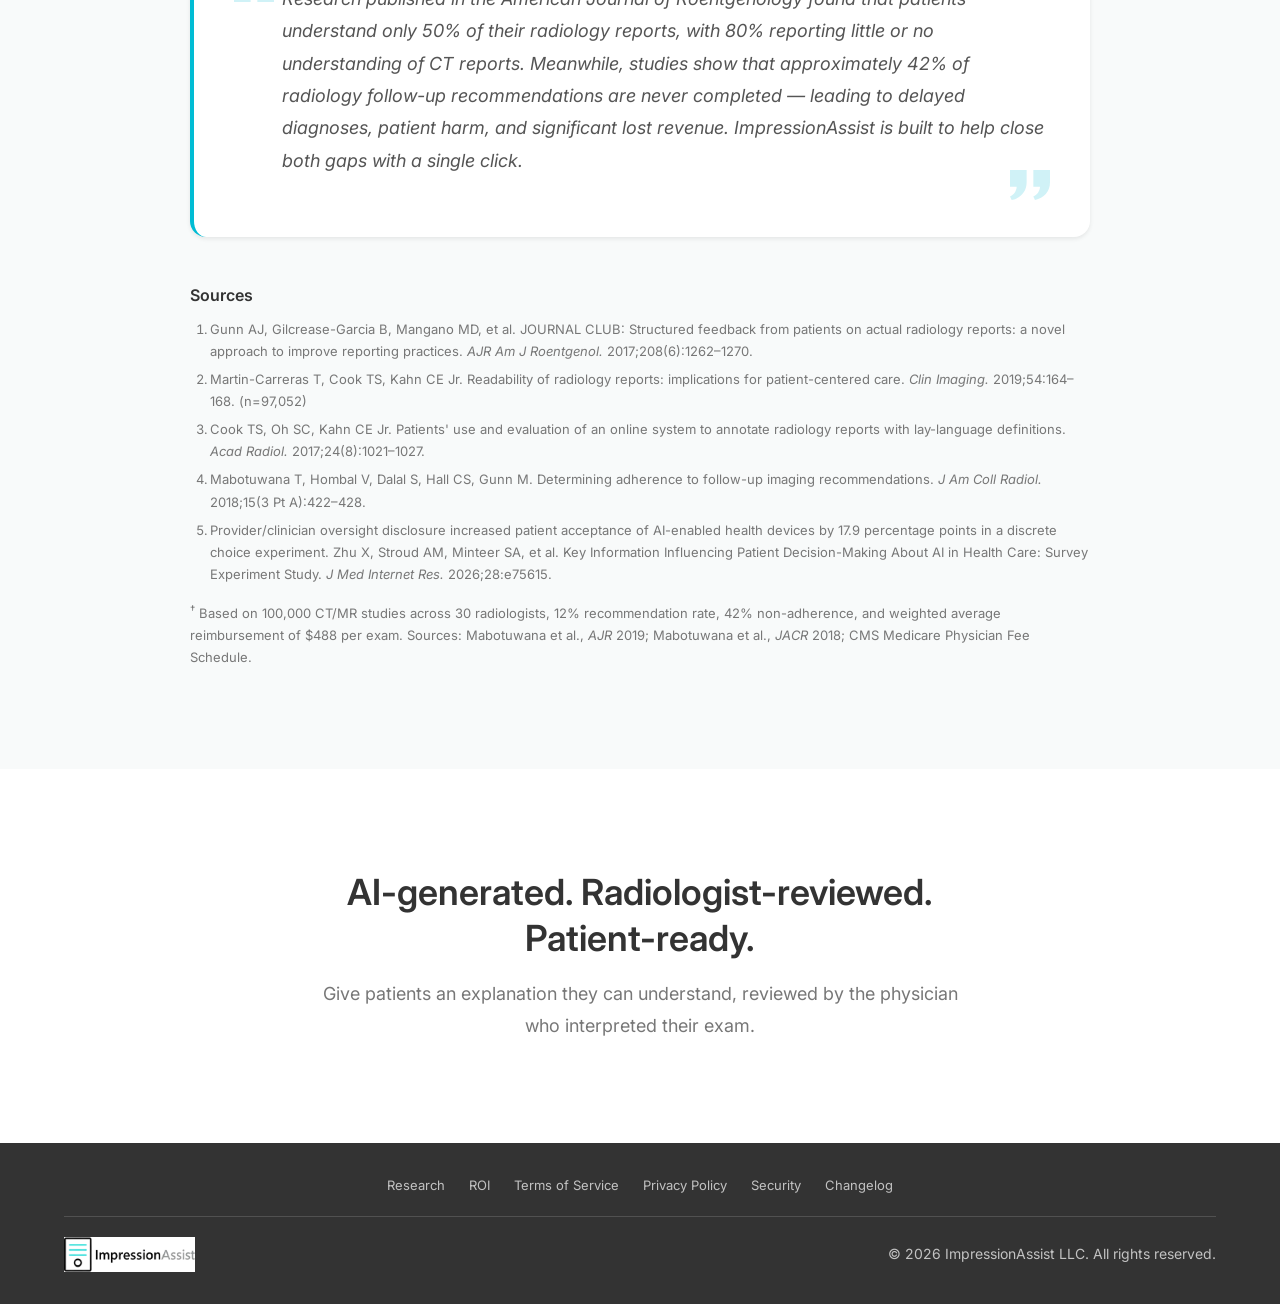
<file: research.html>
<!DOCTYPE html>
<html lang="en">
<head>
    <meta charset="UTF-8">
    <meta name="viewport" content="width=device-width, initial-scale=1.0">
    <meta name="description" content="The published research behind ImpressionAssist: patient comprehension of radiology reports, adherence to follow-up imaging recommendations, and the effect of clinician oversight on patient acceptance of AI.">
    <meta name="keywords" content="radiology research, patient comprehension, radiology report readability, follow-up adherence, radiologist review, healthcare AI research">
    <meta name="author" content="ImpressionAssist LLC">
    <meta property="og:title" content="Research - ImpressionAssist">
    <meta property="og:description" content="Peer-reviewed findings on patient comprehension of radiology reports and adherence to follow-up recommendations.">
    <meta property="og:type" content="website">
    <meta property="og:url" content="https://impressionassist.com/research">
    <meta property="og:image" content="https://impressionassist.com/og-image.png">
    <meta property="og:image:width" content="1200">
    <meta property="og:image:height" content="630">
    <title>Research - ImpressionAssist</title>
    <link rel="icon" type="image/x-icon" href="favicon.ico">
    <link rel="icon" type="image/png" sizes="32x32" href="favicon-32x32.png">
    <link rel="icon" type="image/png" sizes="16x16" href="favicon-16x16.png">
    <link rel="apple-touch-icon" sizes="180x180" href="apple-touch-icon.png">
    <link rel="stylesheet" href="css/styles.css?v=20261008-1">
    <link rel="preconnect" href="https://fonts.googleapis.com">
    <link rel="preconnect" href="https://fonts.gstatic.com" crossorigin>
    <link href="https://fonts.googleapis.com/css2?family=Inter:wght@400;500;600;700&display=swap" rel="stylesheet">
</head>
<body>
    <!-- Navigation -->
    <nav class="navbar" id="navbar">
        <div class="container nav-container">
            <a href="/" class="logo">
                <img src="assets/images/logo.png" alt="ImpressionAssist Logo" class="logo-img">
            </a>
            <button class="nav-toggle" id="navToggle" aria-label="Toggle navigation">
                <span class="hamburger"></span>
            </button>
            <ul class="nav-links" id="navLinks">
                <li><a href="/">Home</a></li>
                <li><a href="/#features">Features</a></li>
                <li><a href="/research">Research</a></li>
                <li><a href="/roi">ROI</a></li>
                <li><a href="/security">Security</a></li>
            </ul>
        </div>
    </nav>

    <!-- Intro -->
    <section class="page-intro">
        <div class="container">
            <h1>Research</h1>
            <p class="intro-lede">The published findings behind ImpressionAssist: how well patients understand their radiology reports, how often recommended follow-up imaging is actually completed, and what clinician oversight does for patient acceptance of AI.</p>
        </div>
    </section>

    <!-- Research Section -->
    <section id="research" class="research">
        <div class="container">
            <h2 class="section-title">Two Problems. One Solution.</h2>
            <p class="section-subtitle">Research reveals critical gaps in radiology communication</p>

            <!-- The Oversight Effect -->
            <div class="problem-section">
                <h3 class="problem-title">The Oversight Effect</h3>
                <p class="problem-subtitle">Physician review changes how patients receive AI</p>
                <div class="stats-grid" style="grid-template-columns: 1fr; max-width: 420px; margin: 0 auto;">
                    <div class="stat-card">
                        <div class="stat-number">18%</div>
                        <div class="stat-text">higher patient acceptance of AI-generated health information when reviewed by the radiologist first<sup>5</sup></div>
                    </div>
                </div>
            </div>

            <!-- The Communication Problem -->
            <div class="problem-section">
                <h3 class="problem-title">The Communication Problem</h3>
                <p class="problem-subtitle">Patients can't understand their reports</p>
                <div class="stats-grid">
                    <div class="stat-card">
                        <div class="stat-number">60%</div>
                        <div class="stat-text">cite "unclear or technical language" as the #1 barrier to understanding<sup>1</sup></div>
                    </div>
                    <div class="stat-card">
                        <div class="stat-number">4%</div>
                        <div class="stat-text">of radiology reports are written at an 8th-grade reading level<sup>2</sup></div>
                    </div>
                    <div class="stat-card">
                        <div class="stat-number">80%</div>
                        <div class="stat-text">of patients reported little or no understanding of CT reports<sup>1</sup></div>
                    </div>
                    <div class="stat-card">
                        <div class="stat-number">77%</div>
                        <div class="stat-text">of patients found a comprehension aid helpful<sup>3</sup></div>
                    </div>
                </div>
            </div>

            <!-- The Follow-Up Problem -->
            <div class="problem-section">
                <h3 class="problem-title">The Follow-Up Problem</h3>
                <p class="problem-subtitle">Critical recommendations fall through the cracks</p>
                <div class="stats-grid stats-grid-3">
                    <div class="stat-card stat-card-highlight">
                        <div class="stat-number">~42%</div>
                        <div class="stat-text">of follow-up recommendations are never completed</div>
                    </div>
                    <div class="stat-card">
                        <div class="stat-number">$82K</div>
                        <div class="stat-text">in lost imaging revenue per radiologist per year (at full recapture)<sup>&dagger;</sup></div>
                    </div>
                    <div class="stat-card">
                        <div class="stat-number">400</div>
                        <div class="stat-text">follow-up recommendations per radiologist per year<sup>&dagger;</sup></div>
                    </div>
                </div>
            </div>

            <div class="research-quote">
                <div class="quote-icon">
                    <svg viewBox="0 0 24 24" fill="currentColor">
                        <path d="M14.017 21v-7.391c0-5.704 3.731-9.57 8.983-10.609l.995 2.151c-2.432.917-3.995 3.638-3.995 5.849h4v10h-9.983zm-14.017 0v-7.391c0-5.704 3.748-9.57 9-10.609l.996 2.151c-2.433.917-3.996 3.638-3.996 5.849h3.983v10h-9.983z"/>
                    </svg>
                </div>
                <blockquote>
                    Research published in the American Journal of Roentgenology found that patients understand only 50% of their radiology reports, with 80% reporting little or no understanding of CT reports. Meanwhile, studies show that approximately 42% of radiology follow-up recommendations are never completed — leading to delayed diagnoses, patient harm, and significant lost revenue. ImpressionAssist is built to help close both gaps with a single click.
                </blockquote>
                <div style="position: absolute; bottom: 24px; right: 40px; color: var(--primary-light); opacity: 0.6;">
                    <svg viewBox="0 0 24 24" fill="currentColor" style="width: 40px; height: 40px; transform: rotate(180deg);">
                        <path d="M14.017 21v-7.391c0-5.704 3.731-9.57 8.983-10.609l.995 2.151c-2.432.917-3.995 3.638-3.995 5.849h4v10h-9.983zm-14.017 0v-7.391c0-5.704 3.748-9.57 9-10.609l.996 2.151c-2.433.917-3.996 3.638-3.996 5.849h3.983v10h-9.983z"/>
                    </svg>
                </div>
            </div>

            <div class="research-sources" style="margin-top: 3em;">
                <h4>Sources</h4>
                <ol>
                    <li>Gunn AJ, Gilcrease-Garcia B, Mangano MD, et al. JOURNAL CLUB: Structured feedback from patients on actual radiology reports: a novel approach to improve reporting practices. <em>AJR Am J Roentgenol.</em> 2017;208(6):1262–1270.</li>
                    <li>Martin-Carreras T, Cook TS, Kahn CE Jr. Readability of radiology reports: implications for patient-centered care. <em>Clin Imaging.</em> 2019;54:164–168. (n=97,052)</li>
                    <li>Cook TS, Oh SC, Kahn CE Jr. Patients' use and evaluation of an online system to annotate radiology reports with lay-language definitions. <em>Acad Radiol.</em> 2017;24(8):1021–1027.</li>
                    <li>Mabotuwana T, Hombal V, Dalal S, Hall CS, Gunn M. Determining adherence to follow-up imaging recommendations. <em>J Am Coll Radiol.</em> 2018;15(3 Pt A):422–428.</li>
                    <li>Provider/clinician oversight disclosure increased patient acceptance of AI-enabled health devices by 17.9 percentage points in a discrete choice experiment. Zhu X, Stroud AM, Minteer SA, et al. Key Information Influencing Patient Decision-Making About AI in Health Care: Survey Experiment Study. <em>J Med Internet Res.</em> 2026;28:e75615.</li>
                </ol>
                <p class="research-footnote"><sup>&dagger;</sup> Based on 100,000 CT/MR studies across 30 radiologists, 12% recommendation rate, 42% non-adherence, and weighted average reimbursement of $488 per exam. Sources: Mabotuwana et al., <em>AJR</em> 2019; Mabotuwana et al., <em>JACR</em> 2018; CMS Medicare Physician Fee Schedule.</p>
            </div>
        </div>
    </section>

    <!-- Closing CTA -->
    <section id="cta" class="cta">
        <div class="container" style="text-align: center; max-width: 700px;">
            <h2 class="section-title">AI-generated. Radiologist-reviewed. Patient-ready.</h2>
            <p style="color: var(--text-light); font-size: 1.125rem; line-height: 1.8; margin-bottom: 0;">Give patients an explanation they can understand, reviewed by the physician who interpreted their exam.</p>
        </div>
    </section>

    <!-- Footer -->
    <footer class="footer">
        <div class="container">
            <div class="footer-links">
                <a href="/research">Research</a>
                <a href="/roi">ROI</a>
                <a href="/terms">Terms of Service</a>
                <a href="/privacy">Privacy Policy</a>
                <a href="/security">Security</a>
                <a href="/changelog">Changelog</a>
            </div>
            <div class="footer-content">
                <div class="footer-brand">
                    <img src="assets/images/logo.png" alt="ImpressionAssist Logo" class="footer-logo">
                </div>
                <p class="footer-copyright">&copy; 2026 ImpressionAssist LLC. All rights reserved.</p>
            </div>
        </div>
    </footer>

    <script src="js/main.js"></script>
</body>
</html>
</file>
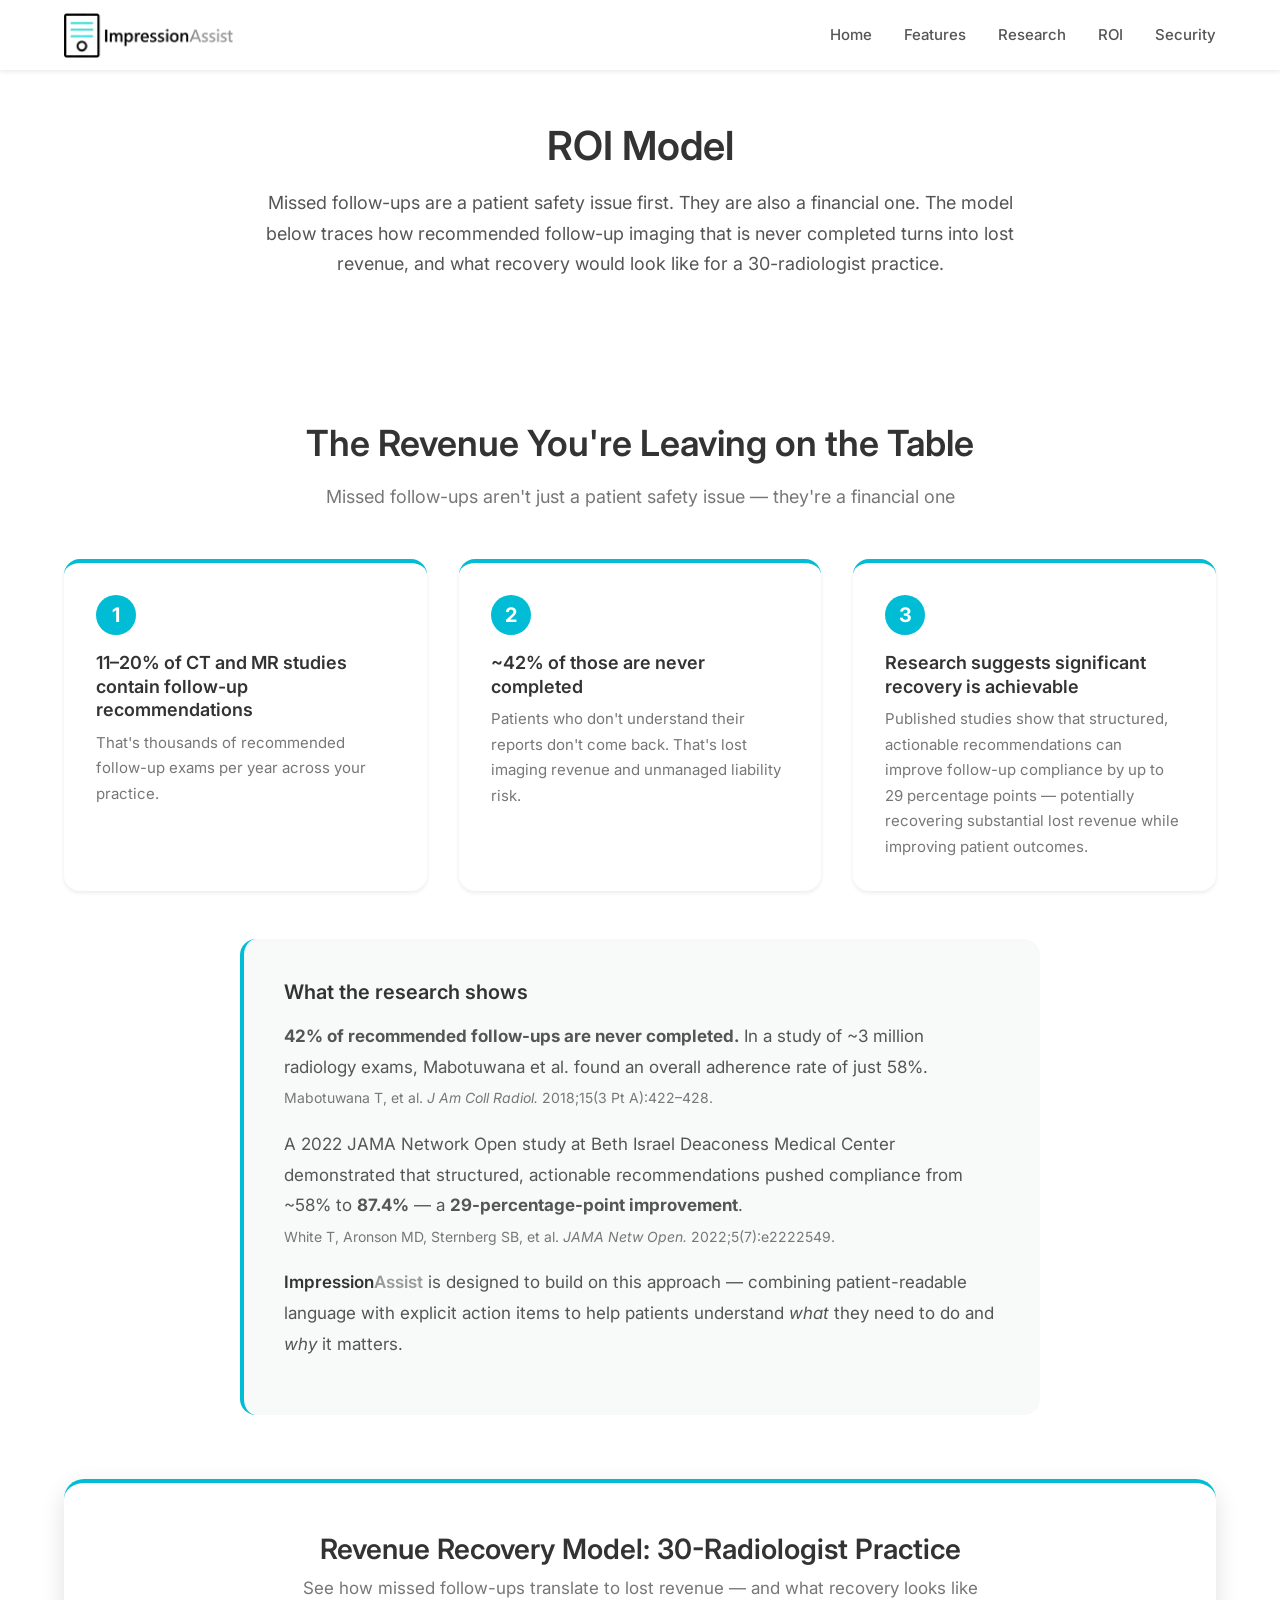
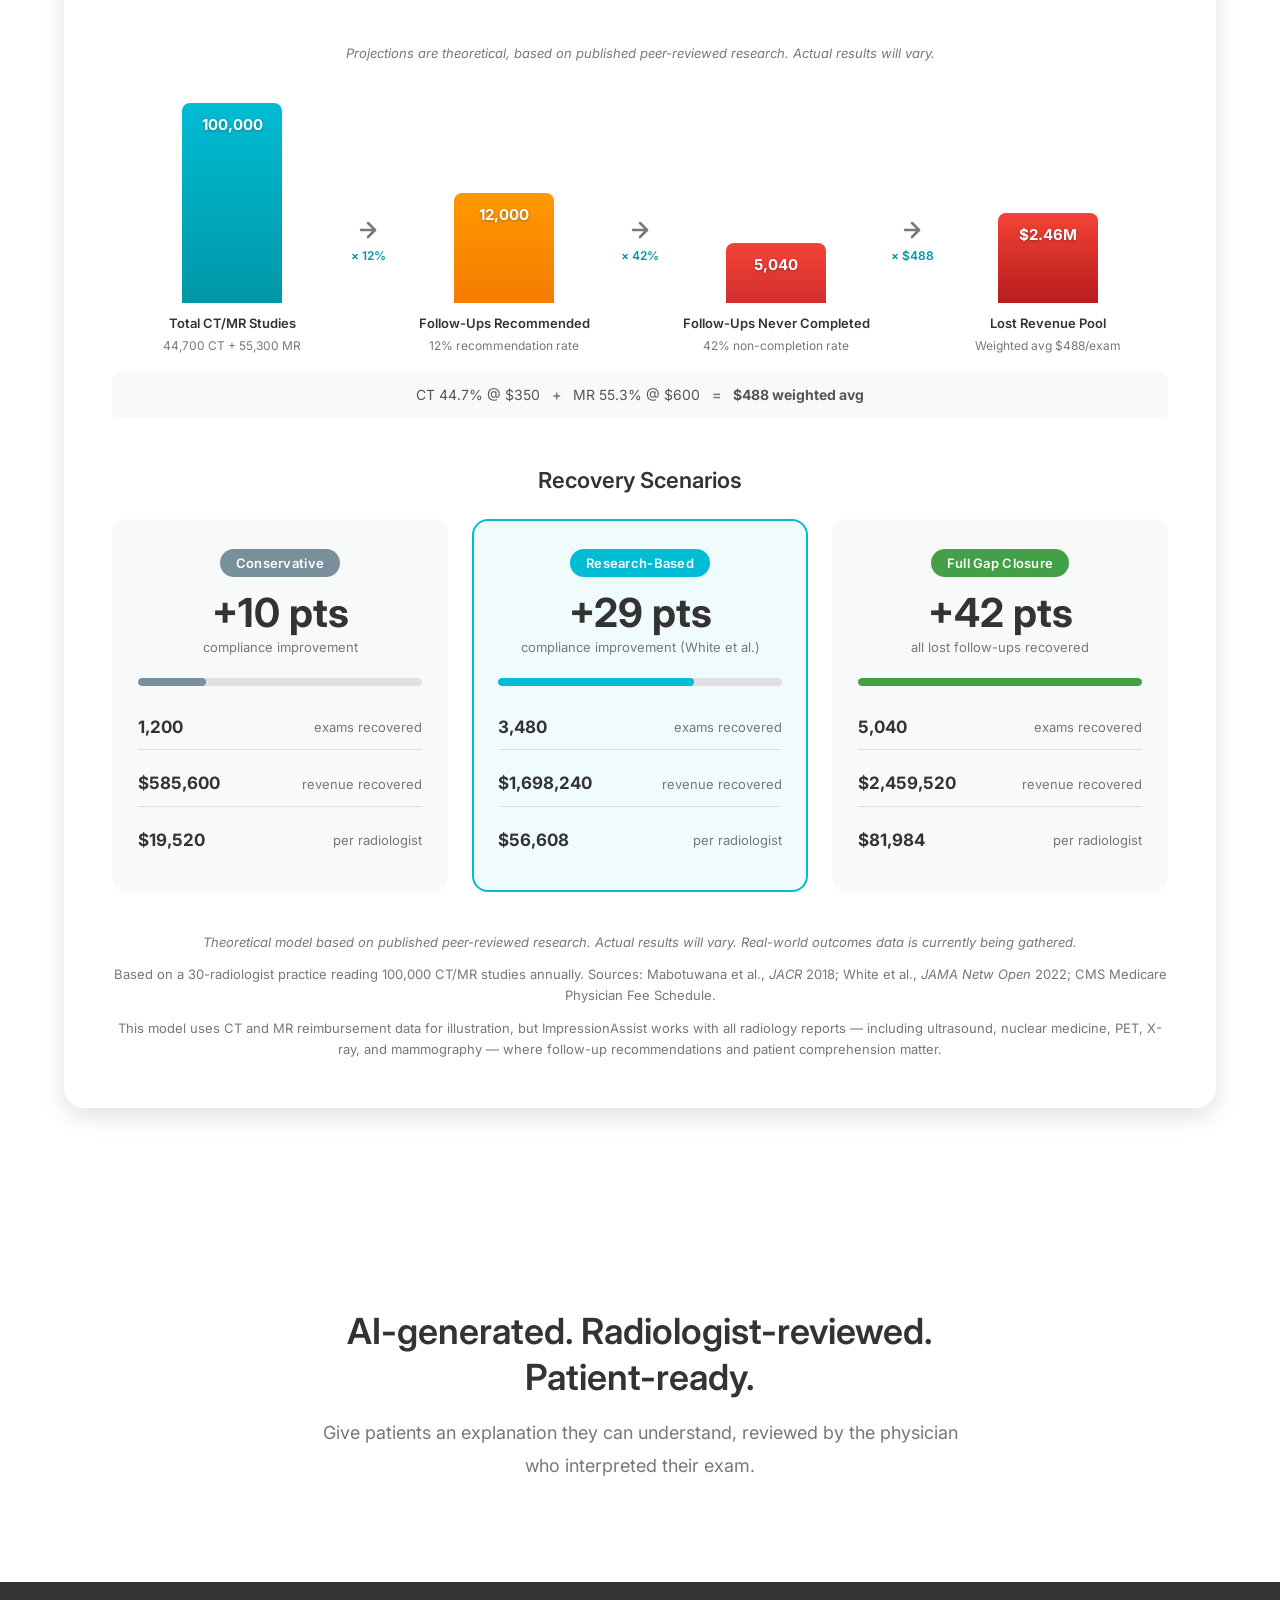
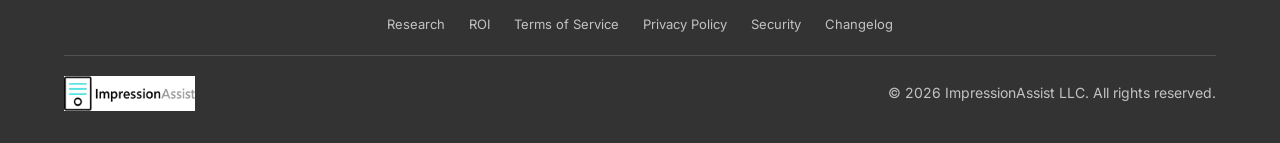
<file: roi.html>
<!DOCTYPE html>
<html lang="en">
<head>
    <meta charset="UTF-8">
    <meta name="viewport" content="width=device-width, initial-scale=1.0">
    <meta name="description" content="A theoretical revenue recovery model for radiology practices: how incomplete follow-up imaging translates into lost revenue, and what recovery scenarios look like for a 30-radiologist practice.">
    <meta name="keywords" content="radiology ROI, follow-up adherence, revenue recapture, imaging revenue, radiology practice economics">
    <meta name="author" content="ImpressionAssist LLC">
    <meta property="og:title" content="ROI Model - ImpressionAssist">
    <meta property="og:description" content="How incomplete follow-up imaging translates into lost revenue, and what recovery scenarios look like.">
    <meta property="og:type" content="website">
    <meta property="og:url" content="https://impressionassist.com/roi">
    <meta property="og:image" content="https://impressionassist.com/og-image.png">
    <meta property="og:image:width" content="1200">
    <meta property="og:image:height" content="630">
    <title>ROI Model - ImpressionAssist</title>
    <link rel="icon" type="image/x-icon" href="favicon.ico">
    <link rel="icon" type="image/png" sizes="32x32" href="favicon-32x32.png">
    <link rel="icon" type="image/png" sizes="16x16" href="favicon-16x16.png">
    <link rel="apple-touch-icon" sizes="180x180" href="apple-touch-icon.png">
    <link rel="stylesheet" href="css/styles.css?v=20261008-1">
    <link rel="preconnect" href="https://fonts.googleapis.com">
    <link rel="preconnect" href="https://fonts.gstatic.com" crossorigin>
    <link href="https://fonts.googleapis.com/css2?family=Inter:wght@400;500;600;700&display=swap" rel="stylesheet">
    <style>
    /* ROI Calculator — inlined to avoid CDN caching issues */
    .roi-calculator{margin-top:64px;padding:48px;background:var(--white);border-radius:20px;box-shadow:var(--shadow-lg);border-top:4px solid var(--primary-color)}
    .roi-calc-heading{font-size:1.75rem;text-align:center;margin-bottom:8px;color:var(--text-dark)}
    .roi-calc-subheading{text-align:center;color:var(--text-light);font-size:1.0625rem;margin-bottom:40px}
    .roi-waterfall{display:flex;align-items:flex-end;justify-content:center;gap:0;margin-bottom:16px;padding:0 8px}
    .waterfall-step{flex:1;text-align:center;min-width:0}
    .waterfall-bar-wrap{height:200px;display:flex;align-items:flex-end;justify-content:center;padding:0 8px}
    .waterfall-bar{width:100%;max-width:100px;height:var(--bar-pct);min-height:40px;border-radius:8px 8px 0 0;display:flex;align-items:flex-start;justify-content:center;padding-top:10px;transition:height .8s cubic-bezier(.4,0,.2,1);position:relative}
    .waterfall-bar-full{background:linear-gradient(180deg,var(--primary-color),var(--primary-dark));height:100%}
    .waterfall-bar-mid{background:linear-gradient(180deg,#FF9800,#F57C00);height:55%}
    .waterfall-bar-lost{background:linear-gradient(180deg,#f44336,#d32f2f);height:30%}
    .waterfall-bar-revenue{background:linear-gradient(180deg,#f44336,#b71c1c);height:45%}
    .waterfall-value{font-size:.9375rem;font-weight:700;color:var(--white);text-shadow:0 1px 3px rgba(0,0,0,.3);white-space:nowrap}
    .waterfall-label{font-size:.8125rem;font-weight:600;color:var(--text-dark);margin-top:12px;line-height:1.3}
    .waterfall-detail{font-size:.75rem;color:var(--text-light);margin-top:4px}
    .waterfall-arrow{display:flex;flex-direction:column;align-items:center;justify-content:flex-end;padding-bottom:90px;flex-shrink:0;width:48px}
    .waterfall-arrow svg{width:24px;height:24px;color:var(--text-light)}
    .waterfall-arrow-label{font-size:.75rem;font-weight:600;color:var(--primary-dark);margin-top:4px;white-space:nowrap}
    .waterfall-math{display:flex;align-items:center;justify-content:center;gap:12px;background:var(--bg-light);padding:12px 24px;border-radius:8px;font-size:.875rem;color:var(--text-gray);margin-bottom:48px;flex-wrap:wrap}
    .math-sep{color:var(--text-light);font-weight:600}
    .roi-scenario-heading{text-align:center;font-size:1.375rem;margin-bottom:24px;color:var(--text-dark)}
    .roi-scenarios{display:grid;grid-template-columns:repeat(3,1fr);gap:24px;margin-bottom:40px}
    .scenario-card{background:var(--bg-light);border-radius:16px;padding:28px 24px;text-align:center;transition:var(--transition);border:2px solid transparent}
    .scenario-card:hover{transform:translateY(-4px);box-shadow:var(--shadow-md)}
    .scenario-card-featured{border-color:var(--primary-color);background:rgba(0,188,212,.06);position:relative}
    .scenario-header{display:inline-block;padding:4px 16px;border-radius:20px;font-size:.8125rem;font-weight:600;color:var(--white);margin-bottom:16px;letter-spacing:.02em}
    .scenario-conservative{background:#78909C}
    .scenario-published{background:var(--primary-color)}
    .scenario-full{background:#43A047}
    .scenario-pct{font-size:2.5rem;font-weight:700;color:var(--text-dark);line-height:1;margin-bottom:4px}
    .scenario-label{font-size:.8125rem;color:var(--text-light);margin-bottom:20px}
    .scenario-bar-wrap{width:100%;height:8px;background:var(--border-color);border-radius:4px;margin-bottom:20px;overflow:hidden}
    .scenario-bar{height:100%;border-radius:4px;width:var(--bar-pct);transition:width 1s cubic-bezier(.4,0,.2,1)}
    .scenario-bar-conservative{background:#78909C}
    .scenario-bar-published{background:var(--primary-color)}
    .scenario-bar-full{background:#43A047}
    .scenario-stats{display:flex;flex-direction:column;gap:12px}
    .scenario-stat{display:flex;justify-content:space-between;align-items:center;padding:8px 0;border-bottom:1px solid var(--border-color)}
    .scenario-stat:last-child{border-bottom:none}
    .scenario-stat-value{font-size:1.0625rem;font-weight:700;color:var(--text-dark)}
    .scenario-stat-label{font-size:.8125rem;color:var(--text-light)}
    .roi-multiple{background:var(--bg-light);border-radius:16px;padding:32px;margin-bottom:24px}
    .roi-multiple h4{text-align:center;font-size:1.25rem;margin-bottom:24px;color:var(--text-dark)}
    .roi-multiple-row{display:flex;align-items:center;justify-content:center;gap:16px;flex-wrap:wrap}
    .roi-multiple-item{flex:1;min-width:140px;max-width:200px;text-align:center;padding:20px 16px;border-radius:12px;background:var(--white);box-shadow:var(--shadow-sm)}
    .roi-cost{border:2px solid var(--border-color)}
    .roi-multiple-label{display:block;font-size:.75rem;font-weight:600;color:var(--text-light);text-transform:uppercase;letter-spacing:.04em;margin-bottom:8px}
    .roi-multiple-value{display:block;font-size:1.375rem;font-weight:700;color:var(--text-dark);margin-bottom:8px}
    .roi-multiple-detail{display:block;font-size:.75rem;color:var(--text-light)}
    .roi-multiple-vs{font-size:1rem;font-weight:700;color:var(--text-light);flex-shrink:0}
    .roi-multiple-badge{display:inline-block;padding:4px 12px;border-radius:20px;font-size:.8125rem;font-weight:700}
    .roi-badge-positive{background:#E8F5E9;color:#2E7D32}
    .roi-calc-note{text-align:center;font-size:.8125rem;color:var(--text-light);margin-bottom:0;line-height:1.6}
    @media(max-width:1024px){
        .roi-calculator{padding:32px 24px}
        .roi-scenarios{grid-template-columns:1fr;max-width:400px;margin:0 auto 40px}
        .roi-waterfall{flex-direction:column;align-items:center;gap:0}
        .waterfall-step{width:100%;max-width:280px}
        .waterfall-bar-wrap{height:60px;flex-direction:row;align-items:center}
        .waterfall-bar{height:48px!important;width:var(--bar-pct);min-width:60px;min-height:unset;border-radius:8px;align-items:center;padding-top:0}
        .waterfall-arrow{padding-bottom:0;padding:8px 0;width:auto}
        .waterfall-arrow svg{transform:rotate(90deg)}
        .roi-multiple-row{flex-direction:column;gap:12px}
        .roi-multiple-item{max-width:100%;width:100%}
    }
    </style>
</head>
<body>
    <!-- Navigation -->
    <nav class="navbar" id="navbar">
        <div class="container nav-container">
            <a href="/" class="logo">
                <img src="assets/images/logo.png" alt="ImpressionAssist Logo" class="logo-img">
            </a>
            <button class="nav-toggle" id="navToggle" aria-label="Toggle navigation">
                <span class="hamburger"></span>
            </button>
            <ul class="nav-links" id="navLinks">
                <li><a href="/">Home</a></li>
                <li><a href="/#features">Features</a></li>
                <li><a href="/research">Research</a></li>
                <li><a href="/roi">ROI</a></li>
                <li><a href="/security">Security</a></li>
            </ul>
        </div>
    </nav>

    <!-- Intro -->
    <section class="page-intro">
        <div class="container">
            <h1>ROI Model</h1>
            <p class="intro-lede">Missed follow-ups are a patient safety issue first. They are also a financial one. The model below traces how recommended follow-up imaging that is never completed turns into lost revenue, and what recovery would look like for a 30-radiologist practice.</p>
        </div>
    </section>

    <!-- ROI / Revenue Recapture Section -->
    <section id="roi" class="roi">
        <div class="container">
            <h2 class="section-title">The Revenue You're Leaving on the Table</h2>
            <p class="section-subtitle">Missed follow-ups aren't just a patient safety issue — they're a financial one</p>

            <div class="roi-flow">
                <div class="roi-step">
                    <div class="roi-step-number">1</div>
                    <h3>11–20% of CT and MR studies contain follow-up recommendations</h3>
                    <p>That's thousands of recommended follow-up exams per year across your practice.</p>
                </div>
                <div class="roi-step">
                    <div class="roi-step-number">2</div>
                    <h3>~42% of those are never completed</h3>
                    <p>Patients who don't understand their reports don't come back. That's lost imaging revenue and unmanaged liability risk.</p>
                </div>
                <div class="roi-step">
                    <div class="roi-step-number">3</div>
                    <h3>Research suggests significant recovery is achievable</h3>
                    <p>Published studies show that structured, actionable recommendations can improve follow-up compliance by up to 29 percentage points — potentially recovering substantial lost revenue while improving patient outcomes.</p>
                </div>
            </div>

            <div class="roi-evidence">
                <div class="roi-evidence-card">
                    <h3>What the research shows</h3>
                    <p><strong>42% of recommended follow-ups are never completed.</strong> In a study of ~3 million radiology exams, Mabotuwana et al. found an overall adherence rate of just 58%.<br>
                    <span style="font-size:.875rem;color:var(--text-light);">Mabotuwana T, et al. <em>J Am Coll Radiol.</em> 2018;15(3 Pt A):422–428.</span></p>
                    <p>A 2022 JAMA Network Open study at Beth Israel Deaconess Medical Center demonstrated that structured, actionable recommendations pushed compliance from ~58% to <strong>87.4%</strong> — a <strong>29-percentage-point improvement</strong>.<br>
                    <span style="font-size:.875rem;color:var(--text-light);">White T, Aronson MD, Sternberg SB, et al. <em>JAMA Netw Open.</em> 2022;5(7):e2222549.</span></p>
                    <p><span style="font-weight:600;color:var(--text-dark);">Impression</span><span style="font-weight:600;color:#999;">Assist</span> is designed to build on this approach — combining patient-readable language with explicit action items to help patients understand <em>what</em> they need to do and <em>why</em> it matters.</p>
                </div>
            </div>

            <!-- ROI Calculator -->
            <div class="roi-calculator" id="roiCalculator">
                <h3 class="roi-calc-heading">Revenue Recovery Model: 30-Radiologist Practice</h3>
                <p class="roi-calc-subheading">See how missed follow-ups translate to lost revenue — and what recovery looks like</p>
                <p class="roi-calc-note" style="margin-bottom: 40px;"><em>Projections are theoretical, based on published peer-reviewed research. Actual results will vary.</em></p>

                <!-- Waterfall / Funnel Chart -->
                <div class="roi-waterfall">
                    <div class="waterfall-step" data-value="100000" data-max="100000">
                        <div class="waterfall-bar-wrap">
                            <div class="waterfall-bar waterfall-bar-full" style="--bar-pct: 100%">
                                <span class="waterfall-value">100,000</span>
                            </div>
                        </div>
                        <div class="waterfall-label">Total CT/MR Studies</div>
                        <div class="waterfall-detail">44,700 CT + 55,300 MR</div>
                    </div>
                    <div class="waterfall-arrow">
                        <svg viewBox="0 0 24 24" fill="none" stroke="currentColor" stroke-width="2.5" stroke-linecap="round" stroke-linejoin="round"><path d="M5 12h14"/><path d="M12 5l7 7-7 7"/></svg>
                        <span class="waterfall-arrow-label">&times; 12%</span>
                    </div>
                    <div class="waterfall-step" data-value="12000">
                        <div class="waterfall-bar-wrap">
                            <div class="waterfall-bar waterfall-bar-mid" style="--bar-pct: 12%">
                                <span class="waterfall-value">12,000</span>
                            </div>
                        </div>
                        <div class="waterfall-label">Follow-Ups Recommended</div>
                        <div class="waterfall-detail">12% recommendation rate</div>
                    </div>
                    <div class="waterfall-arrow">
                        <svg viewBox="0 0 24 24" fill="none" stroke="currentColor" stroke-width="2.5" stroke-linecap="round" stroke-linejoin="round"><path d="M5 12h14"/><path d="M12 5l7 7-7 7"/></svg>
                        <span class="waterfall-arrow-label">&times; 42%</span>
                    </div>
                    <div class="waterfall-step" data-value="5040">
                        <div class="waterfall-bar-wrap">
                            <div class="waterfall-bar waterfall-bar-lost" style="--bar-pct: 5%">
                                <span class="waterfall-value">5,040</span>
                            </div>
                        </div>
                        <div class="waterfall-label">Follow-Ups Never Completed</div>
                        <div class="waterfall-detail">42% non-completion rate</div>
                    </div>
                    <div class="waterfall-arrow">
                        <svg viewBox="0 0 24 24" fill="none" stroke="currentColor" stroke-width="2.5" stroke-linecap="round" stroke-linejoin="round"><path d="M5 12h14"/><path d="M12 5l7 7-7 7"/></svg>
                        <span class="waterfall-arrow-label">&times; $488</span>
                    </div>
                    <div class="waterfall-step" data-value="2459520">
                        <div class="waterfall-bar-wrap">
                            <div class="waterfall-bar waterfall-bar-revenue" style="--bar-pct: 25%">
                                <span class="waterfall-value">$2.46M</span>
                            </div>
                        </div>
                        <div class="waterfall-label">Lost Revenue Pool</div>
                        <div class="waterfall-detail">Weighted avg $488/exam</div>
                    </div>
                </div>

                <div class="waterfall-math">
                    <span>CT 44.7% @ $350</span>
                    <span class="math-sep">+</span>
                    <span>MR 55.3% @ $600</span>
                    <span class="math-sep">=</span>
                    <span><strong>$488 weighted avg</strong></span>
                </div>

                <!-- Recovery Scenarios -->
                <h4 class="roi-scenario-heading">Recovery Scenarios</h4>
                <div class="roi-scenarios">
                    <div class="scenario-card">
                        <div class="scenario-header scenario-conservative">Conservative</div>
                        <div class="scenario-pct">+10 pts</div>
                        <div class="scenario-label">compliance improvement</div>
                        <div class="scenario-bar-wrap">
                            <div class="scenario-bar scenario-bar-conservative" style="--bar-pct: 24%"></div>
                        </div>
                        <div class="scenario-stats">
                            <div class="scenario-stat">
                                <span class="scenario-stat-value">1,200</span>
                                <span class="scenario-stat-label">exams recovered</span>
                            </div>
                            <div class="scenario-stat">
                                <span class="scenario-stat-value">$585,600</span>
                                <span class="scenario-stat-label">revenue recovered</span>
                            </div>
                            <div class="scenario-stat">
                                <span class="scenario-stat-value">$19,520</span>
                                <span class="scenario-stat-label">per radiologist</span>
                            </div>
                        </div>
                    </div>
                    <div class="scenario-card scenario-card-featured">
                        <div class="scenario-header scenario-published">Research-Based</div>
                        <div class="scenario-pct">+29 pts</div>
                        <div class="scenario-label">compliance improvement (White et al.)</div>
                        <div class="scenario-bar-wrap">
                            <div class="scenario-bar scenario-bar-published" style="--bar-pct: 69%"></div>
                        </div>
                        <div class="scenario-stats">
                            <div class="scenario-stat">
                                <span class="scenario-stat-value">3,480</span>
                                <span class="scenario-stat-label">exams recovered</span>
                            </div>
                            <div class="scenario-stat">
                                <span class="scenario-stat-value">$1,698,240</span>
                                <span class="scenario-stat-label">revenue recovered</span>
                            </div>
                            <div class="scenario-stat">
                                <span class="scenario-stat-value">$56,608</span>
                                <span class="scenario-stat-label">per radiologist</span>
                            </div>
                        </div>
                    </div>
                    <div class="scenario-card">
                        <div class="scenario-header scenario-full">Full Gap Closure</div>
                        <div class="scenario-pct">+42 pts</div>
                        <div class="scenario-label">all lost follow-ups recovered</div>
                        <div class="scenario-bar-wrap">
                            <div class="scenario-bar scenario-bar-full" style="--bar-pct: 100%"></div>
                        </div>
                        <div class="scenario-stats">
                            <div class="scenario-stat">
                                <span class="scenario-stat-value">5,040</span>
                                <span class="scenario-stat-label">exams recovered</span>
                            </div>
                            <div class="scenario-stat">
                                <span class="scenario-stat-value">$2,459,520</span>
                                <span class="scenario-stat-label">revenue recovered</span>
                            </div>
                            <div class="scenario-stat">
                                <span class="scenario-stat-value">$81,984</span>
                                <span class="scenario-stat-label">per radiologist</span>
                            </div>
                        </div>
                    </div>
                </div>

                <p class="roi-calc-note" style="font-style: italic; margin-bottom: 12px;"><em>Theoretical model based on published peer-reviewed research. Actual results will vary. Real-world outcomes data is currently being gathered.</em></p>
                <p class="roi-calc-note">Based on a 30-radiologist practice reading 100,000 CT/MR studies annually. Sources: Mabotuwana et al., <em>JACR</em> 2018; White et al., <em>JAMA Netw Open</em> 2022; CMS Medicare Physician Fee Schedule.</p>
                <p class="roi-calc-note" style="margin-top: 12px;">This model uses CT and MR reimbursement data for illustration, but ImpressionAssist works with all radiology reports — including ultrasound, nuclear medicine, PET, X-ray, and mammography — where follow-up recommendations and patient comprehension matter.</p>
            </div>
        </div>
    </section>

    <!-- Closing CTA -->
    <section id="cta" class="cta">
        <div class="container" style="text-align: center; max-width: 700px;">
            <h2 class="section-title">AI-generated. Radiologist-reviewed. Patient-ready.</h2>
            <p style="color: var(--text-light); font-size: 1.125rem; line-height: 1.8; margin-bottom: 0;">Give patients an explanation they can understand, reviewed by the physician who interpreted their exam.</p>
        </div>
    </section>

    <!-- Footer -->
    <footer class="footer">
        <div class="container">
            <div class="footer-links">
                <a href="/research">Research</a>
                <a href="/roi">ROI</a>
                <a href="/terms">Terms of Service</a>
                <a href="/privacy">Privacy Policy</a>
                <a href="/security">Security</a>
                <a href="/changelog">Changelog</a>
            </div>
            <div class="footer-content">
                <div class="footer-brand">
                    <img src="assets/images/logo.png" alt="ImpressionAssist Logo" class="footer-logo">
                </div>
                <p class="footer-copyright">&copy; 2026 ImpressionAssist LLC. All rights reserved.</p>
            </div>
        </div>
    </footer>

    <script src="js/main.js"></script>
</body>
</html>
</file>
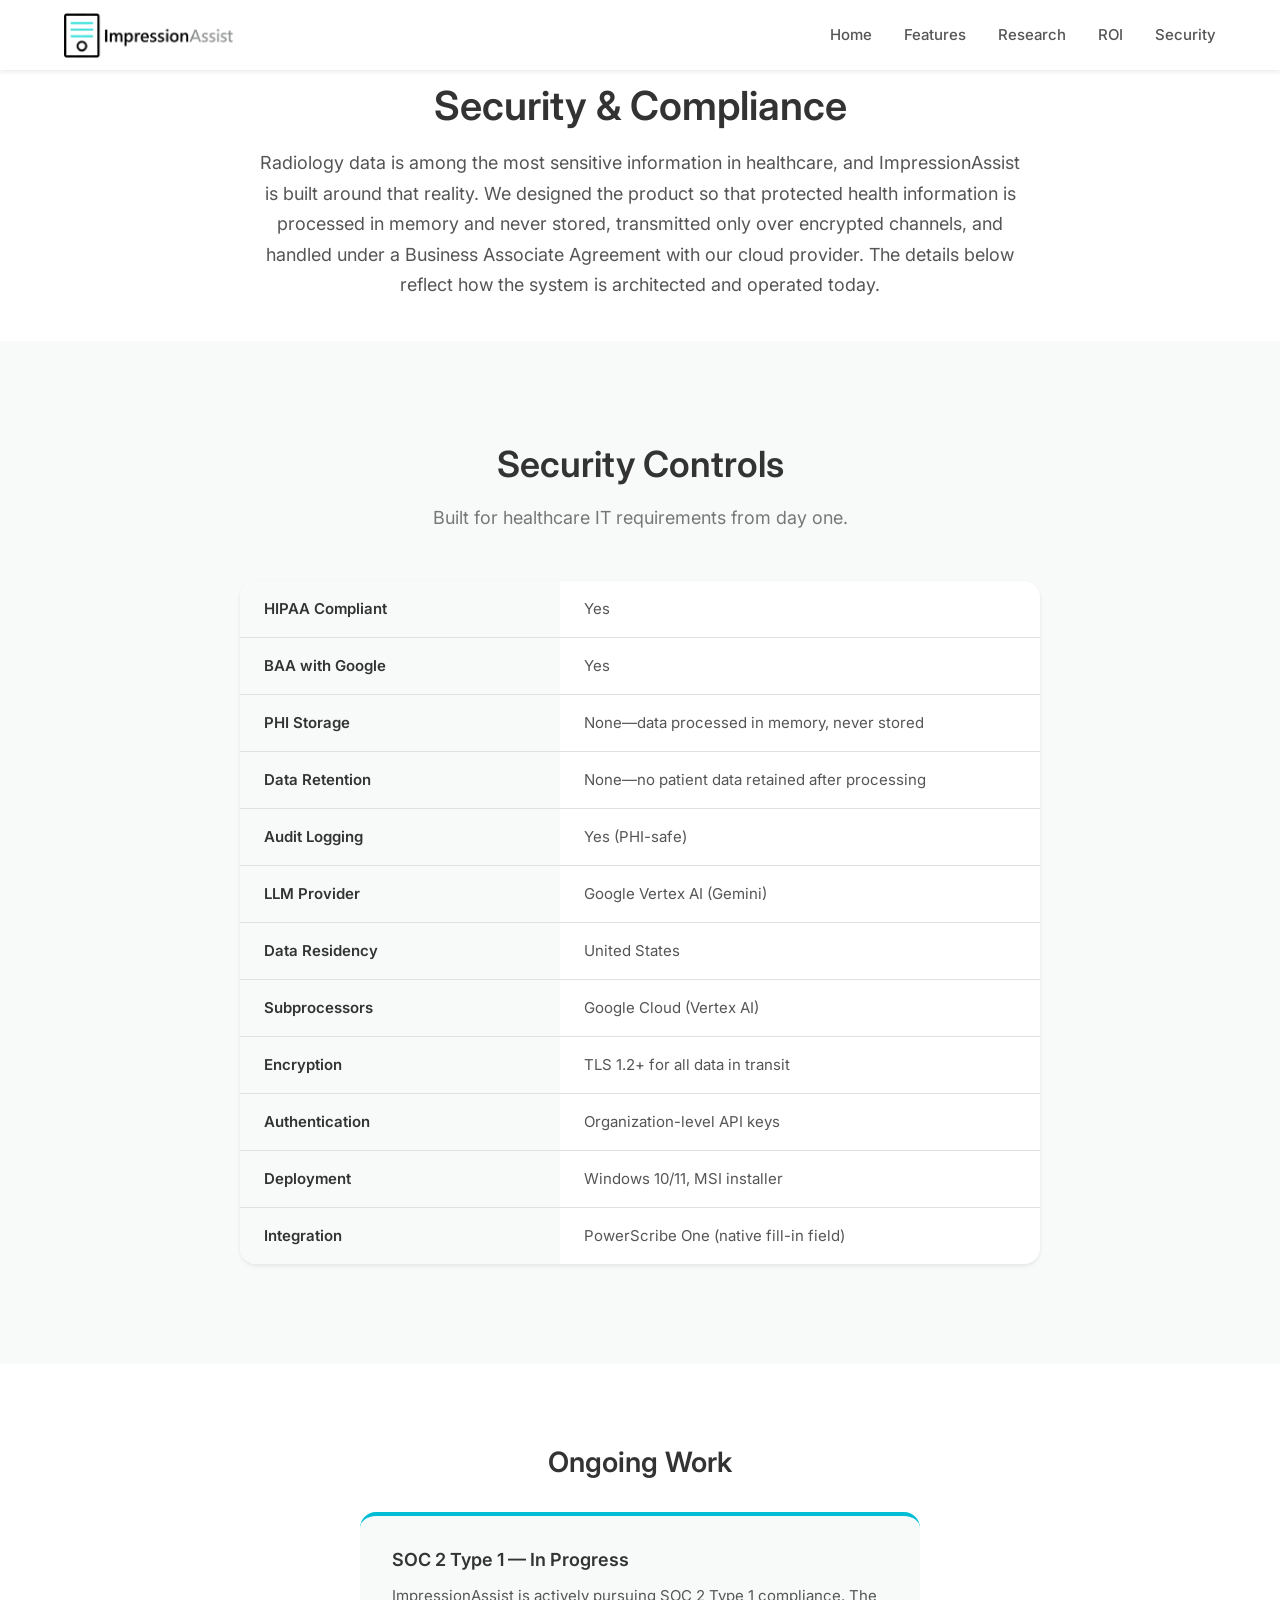
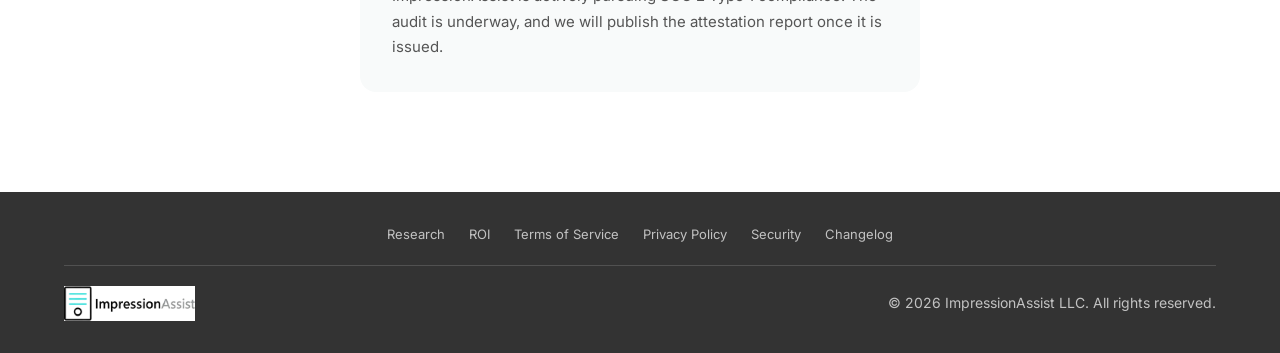
<file: security.html>
<!DOCTYPE html>
<html lang="en">
<head>
    <meta charset="UTF-8">
    <meta name="viewport" content="width=device-width, initial-scale=1.0">
    <meta name="description" content="ImpressionAssist security and compliance: HIPAA, BAA with Google, no PHI storage, TLS 1.2+ encryption, SOC 2 Type 1 in progress.">
    <meta name="keywords" content="ImpressionAssist security, HIPAA compliance, radiology AI security, SOC 2, BAA">
    <meta name="author" content="ImpressionAssist LLC">
    <meta property="og:title" content="Security & Compliance - ImpressionAssist">
    <meta property="og:description" content="How ImpressionAssist protects patient data: HIPAA-compliant, no PHI storage, encrypted in transit, US data residency.">
    <meta property="og:type" content="website">
    <meta property="og:url" content="https://impressionassist.com/security">
    <meta property="og:image" content="https://impressionassist.com/og-image.png">
    <meta property="og:image:width" content="1200">
    <meta property="og:image:height" content="630">
    <title>Security & Compliance - ImpressionAssist</title>
    <link rel="icon" type="image/x-icon" href="favicon.ico">
    <link rel="icon" type="image/png" sizes="32x32" href="favicon-32x32.png">
    <link rel="icon" type="image/png" sizes="16x16" href="favicon-16x16.png">
    <link rel="apple-touch-icon" sizes="180x180" href="apple-touch-icon.png">
    <link rel="stylesheet" href="css/styles.css?v=20261008-1">
    <link rel="preconnect" href="https://fonts.googleapis.com">
    <link rel="preconnect" href="https://fonts.gstatic.com" crossorigin>
    <link href="https://fonts.googleapis.com/css2?family=Inter:wght@400;500;600;700&display=swap" rel="stylesheet">
    <style>
        .security-intro {
            padding: 80px 0 40px;
            background-color: var(--white);
        }
        .security-intro .container {
            max-width: 820px;
        }
        .security-intro h1 {
            font-size: 2.5rem;
            color: var(--text-dark);
            margin-bottom: 16px;
            text-align: center;
        }
        .security-intro .intro-lede {
            font-size: 1.125rem;
            line-height: 1.7;
            color: var(--text-gray);
            text-align: center;
            margin-bottom: 0;
        }
        .security-additional {
            padding: 80px 0 100px;
            background-color: var(--white);
        }
        .security-additional .container {
            max-width: 820px;
        }
        .security-additional h2 {
            font-size: 1.75rem;
            color: var(--text-dark);
            margin-bottom: 24px;
            text-align: center;
        }
        .security-additional .additional-grid {
            display: grid;
            grid-template-columns: 1fr;
            max-width: 560px;
            margin-left: auto;
            margin-right: auto;
            gap: 24px;
            margin-top: 32px;
        }
        .security-additional .additional-card {
            background: var(--bg-light);
            border-radius: 16px;
            padding: 32px;
            border-top: 4px solid var(--primary-color);
        }
        .security-additional .additional-card h3 {
            font-size: 1.125rem;
            color: var(--text-dark);
            margin-bottom: 12px;
        }
        .security-additional .additional-card p {
            font-size: 0.9375rem;
            line-height: 1.7;
            color: var(--text-gray);
            margin-bottom: 0;
        }
        .security-additional .additional-card a {
            color: var(--primary-color);
            font-weight: 600;
        }
        .security-additional .additional-card a:hover {
            color: var(--primary-dark);
        }
        @media (max-width: 768px) {
            .security-intro h1 { font-size: 1.875rem; }
            .security-intro .intro-lede { font-size: 1rem; }
            .security-additional .additional-grid { grid-template-columns: 1fr; }
        }
    </style>
</head>
<body>
    <!-- Navigation -->
    <nav class="navbar" id="navbar">
        <div class="container nav-container">
            <a href="/" class="logo">
                <img src="assets/images/logo.png" alt="ImpressionAssist Logo" class="logo-img">
            </a>
            <button class="nav-toggle" id="navToggle" aria-label="Toggle navigation">
                <span class="hamburger"></span>
            </button>
            <ul class="nav-links" id="navLinks">
                <li><a href="/">Home</a></li>
                <li><a href="/#features">Features</a></li>
                <li><a href="/research">Research</a></li>
                <li><a href="/roi">ROI</a></li>
                <li><a href="/security">Security</a></li>
            </ul>
        </div>
    </nav>

    <!-- Intro -->
    <section class="security-intro">
        <div class="container">
            <h1>Security &amp; Compliance</h1>
            <p class="intro-lede">Radiology data is among the most sensitive information in healthcare, and ImpressionAssist is built around that reality. We designed the product so that protected health information is processed in memory and never stored, transmitted only over encrypted channels, and handled under a Business Associate Agreement with our cloud provider. The details below reflect how the system is architected and operated today.</p>
        </div>
    </section>

    <!-- Security & Compliance Section (mirrors home page) -->
    <section id="security" class="security">
        <div class="container">
            <h2 class="section-title">Security Controls</h2>
            <p class="section-subtitle">Built for healthcare IT requirements from day one.</p>
            <div class="security-table-wrapper">
                <table class="security-table">
                    <tbody>
                        <tr>
                            <td class="security-label">HIPAA Compliant</td>
                            <td class="security-value">Yes</td>
                        </tr>
                        <tr>
                            <td class="security-label">BAA with Google</td>
                            <td class="security-value">Yes</td>
                        </tr>
                        <tr>
                            <td class="security-label">PHI Storage</td>
                            <td class="security-value">None&mdash;data processed in memory, never stored</td>
                        </tr>
                        <tr>
                            <td class="security-label">Data Retention</td>
                            <td class="security-value">None&mdash;no patient data retained after processing</td>
                        </tr>
                        <tr>
                            <td class="security-label">Audit Logging</td>
                            <td class="security-value">Yes (PHI-safe)</td>
                        </tr>
                        <tr>
                            <td class="security-label">LLM Provider</td>
                            <td class="security-value">Google Vertex AI (Gemini)</td>
                        </tr>
                        <tr>
                            <td class="security-label">Data Residency</td>
                            <td class="security-value">United States</td>
                        </tr>
                        <tr>
                            <td class="security-label">Subprocessors</td>
                            <td class="security-value">Google Cloud (Vertex AI)</td>
                        </tr>
                        <tr>
                            <td class="security-label">Encryption</td>
                            <td class="security-value">TLS 1.2+ for all data in transit</td>
                        </tr>
                        <tr>
                            <td class="security-label">Authentication</td>
                            <td class="security-value">Organization-level API keys</td>
                        </tr>
                        <tr>
                            <td class="security-label">Deployment</td>
                            <td class="security-value">Windows 10/11, MSI installer</td>
                        </tr>
                        <tr>
                            <td class="security-label">Integration</td>
                            <td class="security-value">PowerScribe One (native fill-in field)</td>
                        </tr>
                    </tbody>
                </table>
            </div>
        </div>
    </section>

    <!-- Additional -->
    <section class="security-additional">
        <div class="container">
            <h2>Ongoing Work</h2>
            <div class="additional-grid">
                <div class="additional-card">
                    <h3>SOC 2 Type 1 &mdash; In Progress</h3>
                    <p>ImpressionAssist is actively pursuing SOC 2 Type 1 compliance. The audit is underway, and we will publish the attestation report once it is issued.</p>
                </div>
            </div>
        </div>
    </section>

    <!-- Footer -->
    <footer class="footer">
        <div class="container">
            <div class="footer-links">
                <a href="/research">Research</a>
                <a href="/roi">ROI</a>
                <a href="/terms">Terms of Service</a>
                <a href="/privacy">Privacy Policy</a>
                <a href="/security">Security</a>
                <a href="/changelog">Changelog</a>
            </div>
            <div class="footer-content">
                <div class="footer-brand">
                    <img src="assets/images/logo.png" alt="ImpressionAssist Logo" class="footer-logo">
                </div>
                <p class="footer-copyright">&copy; 2026 ImpressionAssist LLC. All rights reserved.</p>
            </div>
        </div>
    </footer>

    <script src="js/main.js"></script>
</body>
</html>
</file>
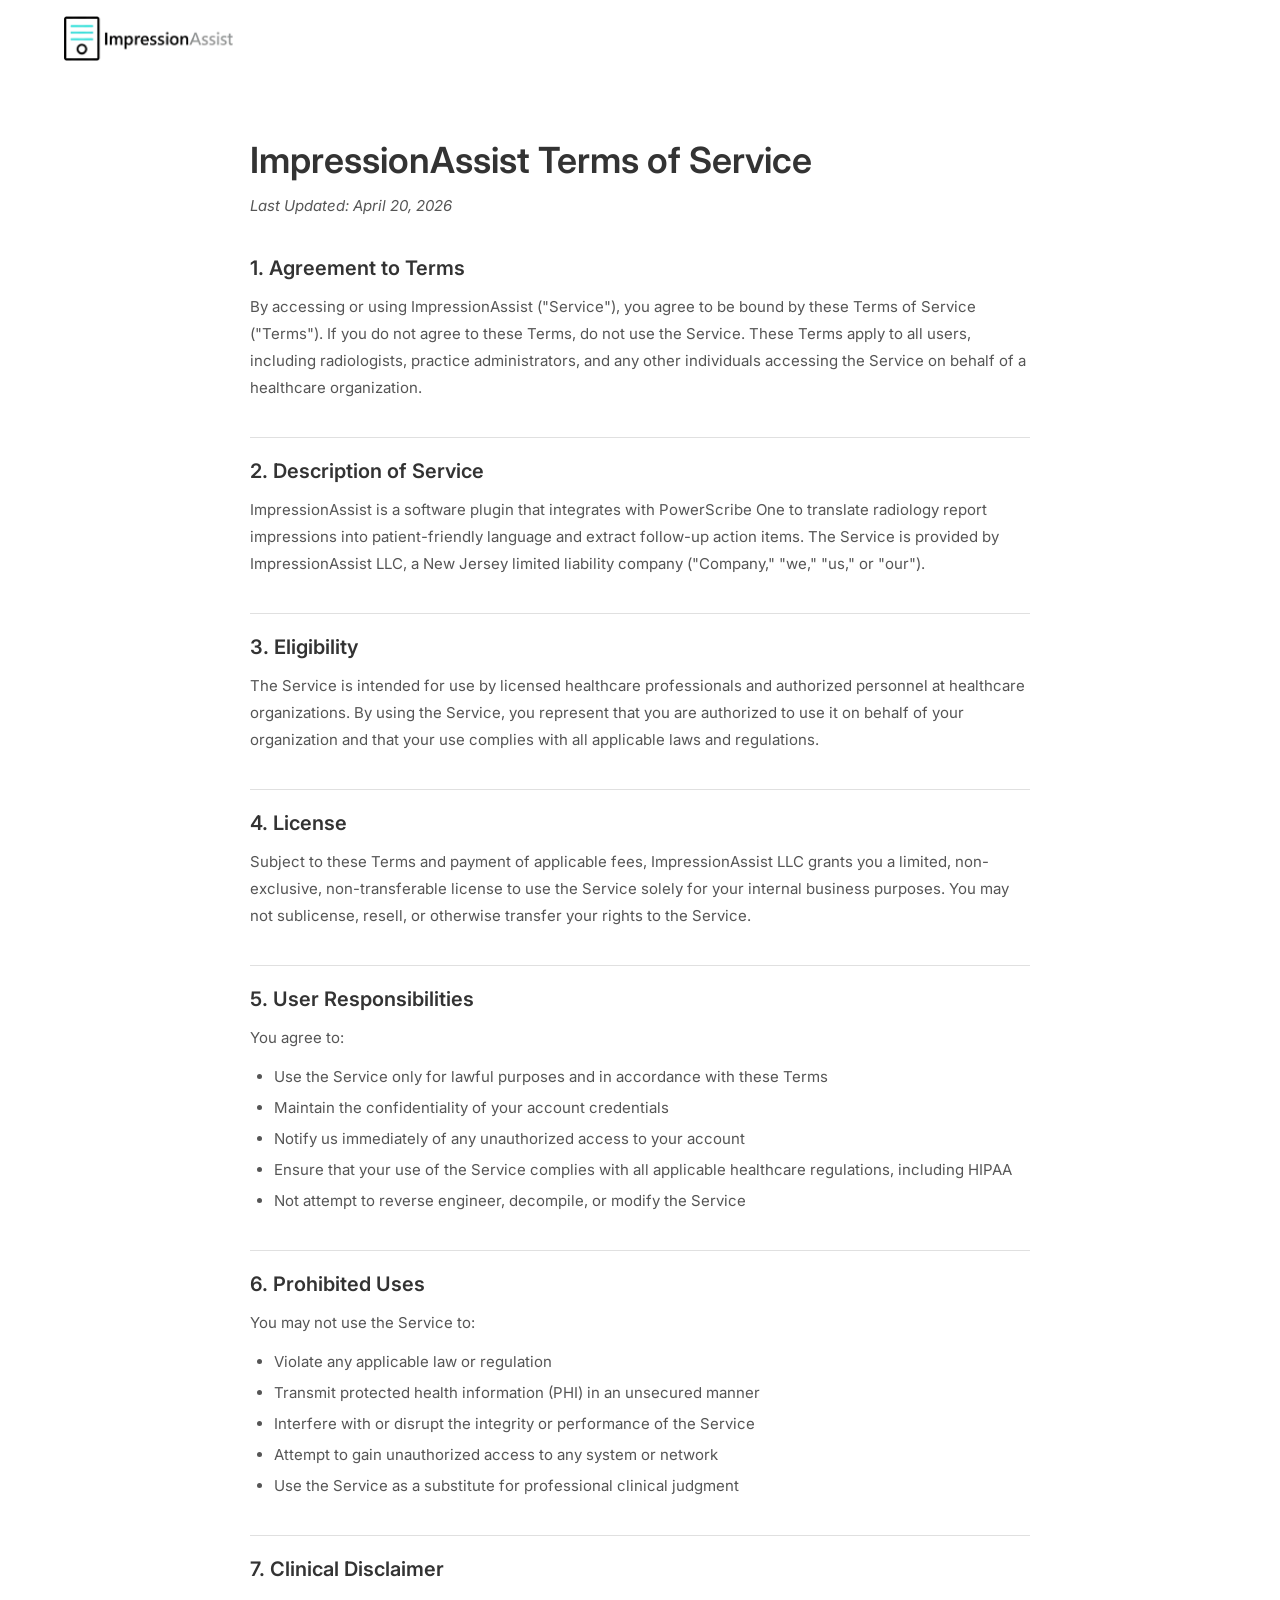
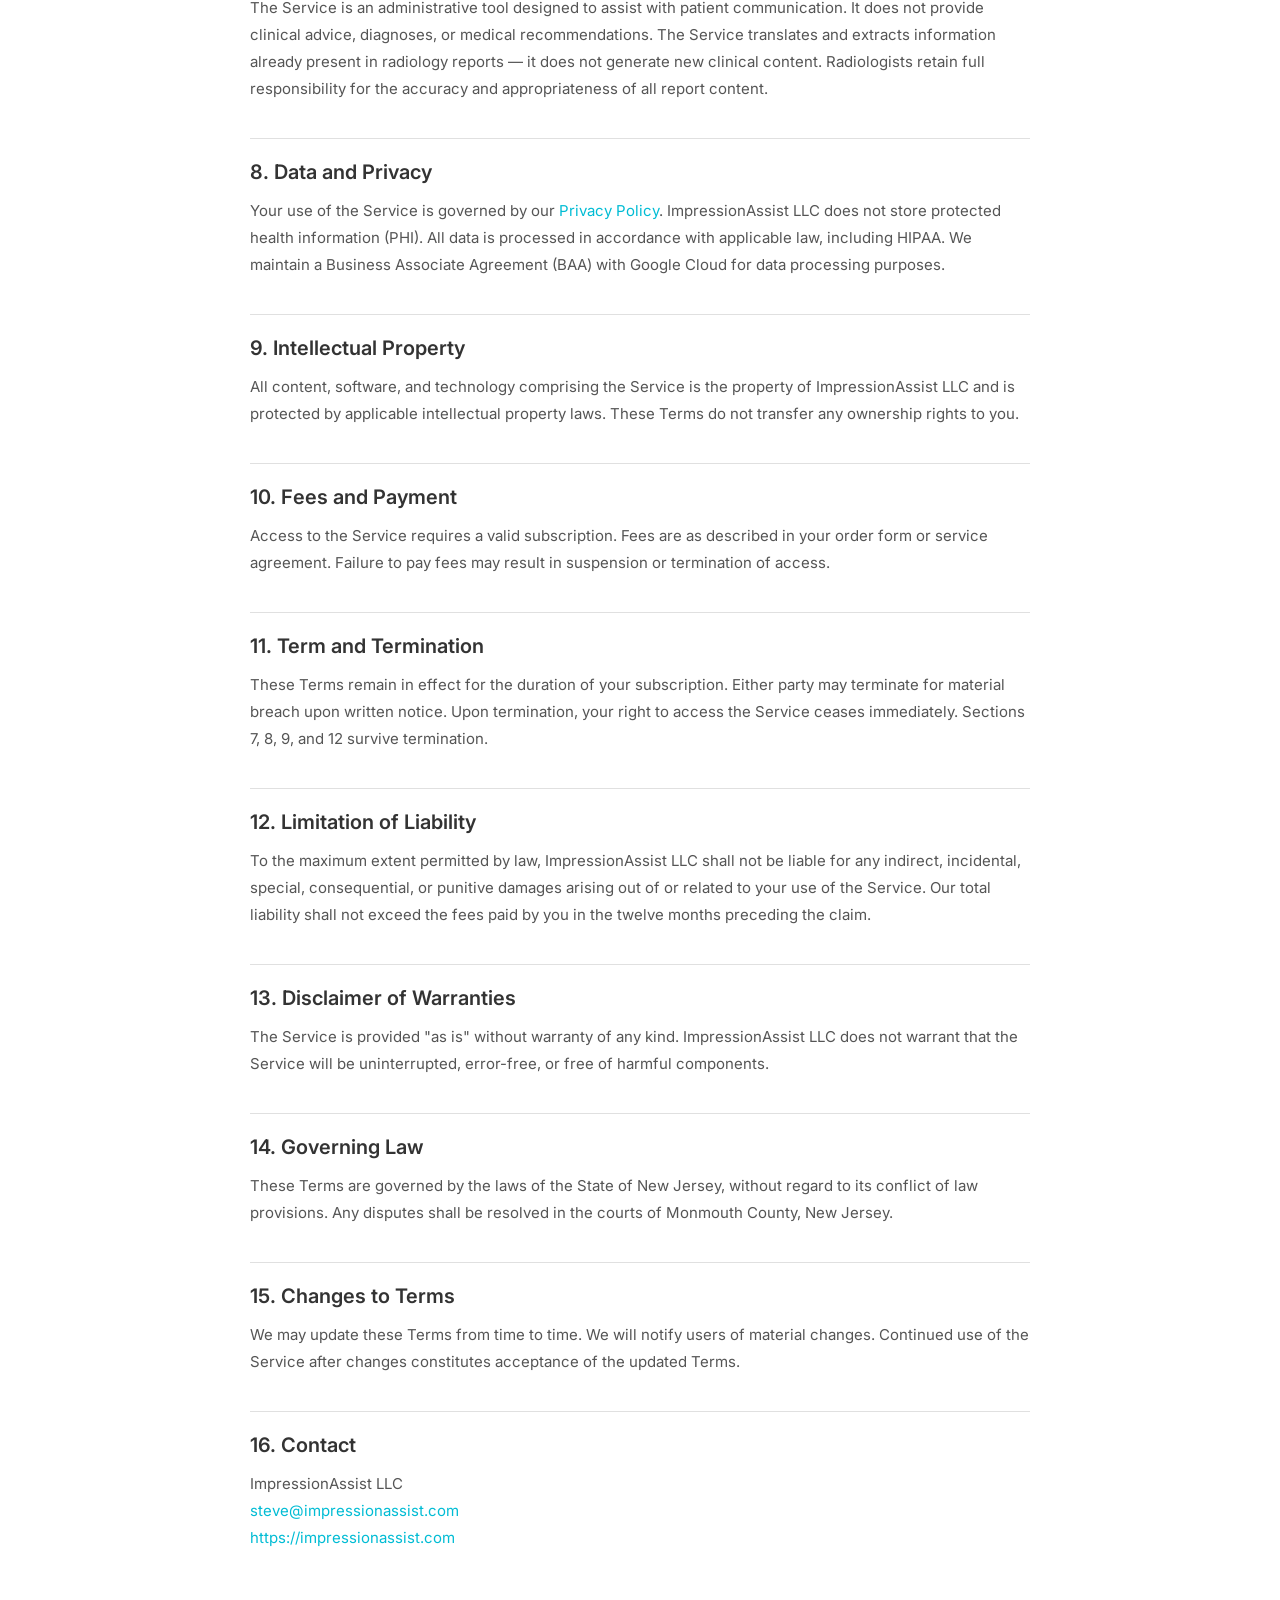
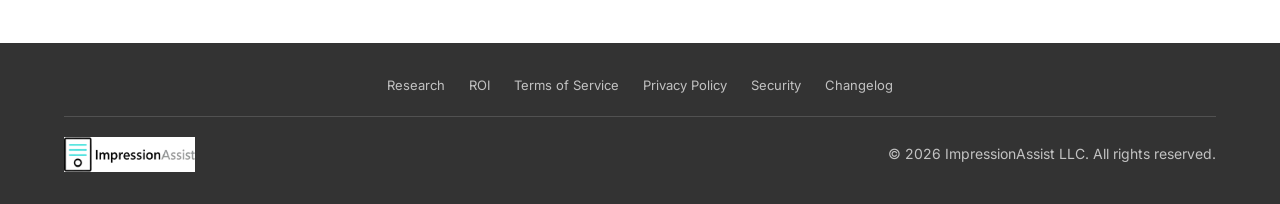
<file: terms.html>
<!DOCTYPE html>
<html lang="en">
<head>
    <meta charset="UTF-8">
    <meta name="viewport" content="width=device-width, initial-scale=1.0">
    <meta name="description" content="ImpressionAssist Terms of Service">
    <title>Terms of Service - ImpressionAssist</title>
    <link rel="icon" type="image/x-icon" href="favicon.ico">
    <link rel="icon" type="image/png" sizes="32x32" href="favicon-32x32.png">
    <link rel="icon" type="image/png" sizes="16x16" href="favicon-16x16.png">
    <link rel="apple-touch-icon" sizes="180x180" href="apple-touch-icon.png">
    <link rel="stylesheet" href="css/styles.css?v=20261008-1">
    <link rel="preconnect" href="https://fonts.googleapis.com">
    <link rel="preconnect" href="https://fonts.gstatic.com" crossorigin>
    <link href="https://fonts.googleapis.com/css2?family=Inter:wght@400;500;600;700&display=swap" rel="stylesheet">
</head>
<body>
    <!-- Header -->
    <header class="legal-header">
        <div class="container">
            <a href="/" class="logo">
                <img src="assets/images/logo.png" alt="ImpressionAssist Logo" class="logo-img">
            </a>
        </div>
    </header>

    <!-- Content -->
    <main class="legal-content">
        <div class="container">
            <div class="legal-document">
                <h1>ImpressionAssist Terms of Service</h1>
                <p class="legal-updated"><em>Last Updated: April 20, 2026</em></p>

                <h2>1. Agreement to Terms</h2>
                <p>By accessing or using ImpressionAssist ("Service"), you agree to be bound by these Terms of Service ("Terms"). If you do not agree to these Terms, do not use the Service. These Terms apply to all users, including radiologists, practice administrators, and any other individuals accessing the Service on behalf of a healthcare organization.</p>

                <h2>2. Description of Service</h2>
                <p>ImpressionAssist is a software plugin that integrates with PowerScribe One to translate radiology report impressions into patient-friendly language and extract follow-up action items. The Service is provided by ImpressionAssist LLC, a New Jersey limited liability company ("Company," "we," "us," or "our").</p>

                <h2>3. Eligibility</h2>
                <p>The Service is intended for use by licensed healthcare professionals and authorized personnel at healthcare organizations. By using the Service, you represent that you are authorized to use it on behalf of your organization and that your use complies with all applicable laws and regulations.</p>

                <h2>4. License</h2>
                <p>Subject to these Terms and payment of applicable fees, ImpressionAssist LLC grants you a limited, non-exclusive, non-transferable license to use the Service solely for your internal business purposes. You may not sublicense, resell, or otherwise transfer your rights to the Service.</p>

                <h2>5. User Responsibilities</h2>
                <p>You agree to:</p>
                <ul>
                    <li>Use the Service only for lawful purposes and in accordance with these Terms</li>
                    <li>Maintain the confidentiality of your account credentials</li>
                    <li>Notify us immediately of any unauthorized access to your account</li>
                    <li>Ensure that your use of the Service complies with all applicable healthcare regulations, including HIPAA</li>
                    <li>Not attempt to reverse engineer, decompile, or modify the Service</li>
                </ul>

                <h2>6. Prohibited Uses</h2>
                <p>You may not use the Service to:</p>
                <ul>
                    <li>Violate any applicable law or regulation</li>
                    <li>Transmit protected health information (PHI) in an unsecured manner</li>
                    <li>Interfere with or disrupt the integrity or performance of the Service</li>
                    <li>Attempt to gain unauthorized access to any system or network</li>
                    <li>Use the Service as a substitute for professional clinical judgment</li>
                </ul>

                <h2>7. Clinical Disclaimer</h2>
                <p>The Service is an administrative tool designed to assist with patient communication. It does not provide clinical advice, diagnoses, or medical recommendations. The Service translates and extracts information already present in radiology reports — it does not generate new clinical content. Radiologists retain full responsibility for the accuracy and appropriateness of all report content.</p>

                <h2>8. Data and Privacy</h2>
                <p>Your use of the Service is governed by our <a href="/privacy">Privacy Policy</a>. ImpressionAssist LLC does not store protected health information (PHI). All data is processed in accordance with applicable law, including HIPAA. We maintain a Business Associate Agreement (BAA) with Google Cloud for data processing purposes.</p>

                <h2>9. Intellectual Property</h2>
                <p>All content, software, and technology comprising the Service is the property of ImpressionAssist LLC and is protected by applicable intellectual property laws. These Terms do not transfer any ownership rights to you.</p>

                <h2>10. Fees and Payment</h2>
                <p>Access to the Service requires a valid subscription. Fees are as described in your order form or service agreement. Failure to pay fees may result in suspension or termination of access.</p>

                <h2>11. Term and Termination</h2>
                <p>These Terms remain in effect for the duration of your subscription. Either party may terminate for material breach upon written notice. Upon termination, your right to access the Service ceases immediately. Sections 7, 8, 9, and 12 survive termination.</p>

                <h2>12. Limitation of Liability</h2>
                <p>To the maximum extent permitted by law, ImpressionAssist LLC shall not be liable for any indirect, incidental, special, consequential, or punitive damages arising out of or related to your use of the Service. Our total liability shall not exceed the fees paid by you in the twelve months preceding the claim.</p>

                <h2>13. Disclaimer of Warranties</h2>
                <p>The Service is provided "as is" without warranty of any kind. ImpressionAssist LLC does not warrant that the Service will be uninterrupted, error-free, or free of harmful components.</p>

                <h2>14. Governing Law</h2>
                <p>These Terms are governed by the laws of the State of New Jersey, without regard to its conflict of law provisions. Any disputes shall be resolved in the courts of Monmouth County, New Jersey.</p>

                <h2>15. Changes to Terms</h2>
                <p>We may update these Terms from time to time. We will notify users of material changes. Continued use of the Service after changes constitutes acceptance of the updated Terms.</p>

                <h2>16. Contact</h2>
                <p>ImpressionAssist LLC<br>
                <a href="mailto:steve@impressionassist.com">steve@impressionassist.com</a><br>
                <a href="https://impressionassist.com">https://impressionassist.com</a></p>
            </div>
        </div>
    </main>

    <!-- Footer -->
    <footer class="footer">
        <div class="container">
            <div class="footer-links">
                <a href="/research">Research</a>
                <a href="/roi">ROI</a>
                <a href="/terms">Terms of Service</a>
                <a href="/privacy">Privacy Policy</a>
                <a href="/security">Security</a>
                <a href="/changelog">Changelog</a>
            </div>
            <div class="footer-content">
                <div class="footer-brand">
                    <img src="assets/images/logo.png" alt="ImpressionAssist Logo" class="footer-logo">
                </div>
                <p class="footer-copyright">&copy; 2026 ImpressionAssist LLC. All rights reserved.</p>
            </div>
        </div>
    </footer>
</body>
</html>
</file>
<file: css/styles.css>
/* ============================================
   ImpressionAssist Website Styles
   Brand Colors: Teal (#00BCD4), Dark Gray (#555)
   ============================================ */

/* CSS Variables */
:root {
    --primary-color: #00BCD4;
    --primary-dark: #0097A7;
    --primary-light: #B2EBF2;
    --text-dark: #333;
    --text-gray: #555;
    --text-light: #777;
    --white: #ffffff;
    --bg-light: #f8fafa;
    --bg-gray: #f5f5f5;
    --border-color: #e0e0e0;
    --shadow-sm: 0 2px 4px rgba(0, 0, 0, 0.08);
    --shadow-md: 0 4px 12px rgba(0, 0, 0, 0.1);
    --shadow-lg: 0 8px 24px rgba(0, 0, 0, 0.12);
    --transition: all 0.3s ease;
    --font-family: 'Inter', -apple-system, BlinkMacSystemFont, 'Segoe UI', Roboto, Oxygen, Ubuntu, sans-serif;
}

/* Reset & Base */
*, *::before, *::after {
    box-sizing: border-box;
    margin: 0;
    padding: 0;
}

html {
    scroll-behavior: smooth;
}

body {
    font-family: var(--font-family);
    font-size: 16px;
    line-height: 1.6;
    color: var(--text-gray);
    background-color: var(--white);
}

.container {
    max-width: 1200px;
    margin: 0 auto;
    padding: 0 24px;
}

/* Typography */
h1, h2, h3, h4, h5, h6 {
    color: var(--text-dark);
    font-weight: 600;
    line-height: 1.3;
}

h1 { font-size: 2.75rem; }
h2 { font-size: 2.25rem; }
h3 { font-size: 1.5rem; }

p {
    margin-bottom: 1rem;
}

a {
    color: var(--primary-color);
    text-decoration: none;
    transition: var(--transition);
}

a:hover {
    color: var(--primary-dark);
}

/* Buttons */
.btn {
    display: inline-flex;
    align-items: center;
    justify-content: center;
    gap: 8px;
    padding: 12px 28px;
    font-size: 1rem;
    font-weight: 500;
    border-radius: 8px;
    border: none;
    cursor: pointer;
    transition: var(--transition);
    text-decoration: none;
}

.btn-primary {
    background-color: var(--primary-color);
    color: var(--white);
}

.btn-primary:hover {
    background-color: var(--primary-dark);
    color: var(--white);
    transform: translateY(-2px);
    box-shadow: var(--shadow-md);
}

.btn-secondary {
    background-color: var(--white);
    color: var(--primary-color);
    border: 2px solid var(--primary-color);
}

.btn-secondary:hover {
    background-color: var(--primary-light);
    color: var(--primary-dark);
}

.btn-large {
    padding: 16px 36px;
    font-size: 1.125rem;
}

.btn-nav {
    padding: 10px 24px;
    font-size: 0.9375rem;
}

.btn svg {
    width: 20px;
    height: 20px;
}

/* Navigation */
.navbar {
    position: fixed;
    top: 0;
    left: 0;
    right: 0;
    background-color: var(--white);
    z-index: 1000;
    box-shadow: var(--shadow-sm);
    transition: var(--transition);
}

.navbar.scrolled {
    box-shadow: var(--shadow-md);
}

.nav-container {
    display: flex;
    align-items: center;
    justify-content: space-between;
    height: 70px;
}

.logo {
    display: flex;
    align-items: center;
    gap: 12px;
    font-size: 1.375rem;
    font-weight: 600;
    color: var(--text-dark);
}

.logo:hover {
    color: var(--text-dark);
}

.logo-img {
    height: 45px;
    width: auto;
}

.logo-text {
    color: var(--primary-color);
}

.nav-links {
    display: flex;
    align-items: center;
    gap: 32px;
    list-style: none;
}

.nav-links a {
    color: var(--text-gray);
    font-weight: 500;
    font-size: 0.9375rem;
}

.nav-links a:hover {
    color: var(--primary-color);
}

.nav-toggle {
    display: none;
    background: none;
    border: none;
    cursor: pointer;
    padding: 8px;
}

.hamburger {
    display: block;
    width: 24px;
    height: 2px;
    background-color: var(--text-dark);
    position: relative;
    transition: var(--transition);
}

.hamburger::before,
.hamburger::after {
    content: '';
    position: absolute;
    width: 24px;
    height: 2px;
    background-color: var(--text-dark);
    transition: var(--transition);
}

.hamburger::before {
    top: -7px;
}

.hamburger::after {
    bottom: -7px;
}

/* Hero Section */
.hero {
    padding: 100px 0 80px;
    background: linear-gradient(135deg, var(--white) 0%, var(--bg-light) 100%);
}

.hero-container {
    display: grid;
    grid-template-columns: 1fr 1fr;
    gap: 60px;
    align-items: center;
}

.hero-title {
    font-size: 3rem;
    margin-bottom: 20px;
    color: var(--text-dark);
}

.hero-subtitle {
    font-size: 1.25rem;
    color: var(--text-light);
    margin-bottom: 24px;
    line-height: 1.7;
}

/* Hero content ends on the subtitle now that the CTA is gone */
.hero-content > :last-child {
    margin-bottom: 0;
}

.hero-stats {
    background: rgba(0, 188, 212, 0.08);
    border-left: 4px solid var(--primary-color);
    padding: 20px 24px;
    border-radius: 0 12px 12px 0;
    margin-bottom: 32px;
}

.hero-stat-line {
    font-size: 1.125rem;
    color: var(--text-gray);
    margin-bottom: 8px;
}

.hero-stat-line:last-of-type {
    margin-bottom: 12px;
}

.stat-highlight {
    font-size: 1.5rem;
    font-weight: 700;
    color: var(--primary-color);
}

.hero-stat-tagline {
    font-size: 1.25rem;
    font-weight: 600;
    color: var(--text-dark);
    margin-bottom: 0;
}

.hero-stat-line sup {
    font-size: 0.75rem;
    color: var(--text-light);
    margin-left: 1px;
}

.hero-visual {
    display: flex;
    flex-direction: column;
    align-items: center;
}

.hero-f9-badge {
    display: inline-block;
    margin-bottom: 14px;
    padding: 6px 18px;
    border-radius: 9999px;
    background: var(--primary-color);
    color: var(--white);
    font-size: 0.875rem;
    font-weight: 500;
}

.hero-f9-badge strong {
    font-weight: 700;
}

.hero-badges {
    display: flex;
    flex-wrap: wrap;
    justify-content: center;
    gap: 10px;
    margin-bottom: 14px;
}

.hero-badges .hero-f9-badge {
    margin-bottom: 0;
}

.hero-screenshot {
    display: block;
    width: 100%;
    max-width: 480px;
    height: auto;
    border-radius: 10px;
    border: 1px solid rgba(0, 0, 0, 0.08);
    box-shadow: 0 12px 32px rgba(0, 0, 0, 0.12);
}

.hero-screenshot-caption {
    margin-top: 12px;
    font-size: 0.875rem;
    font-style: italic;
    color: var(--text-light);
    text-align: center;
}

.comparison-card {
    background: var(--white);
    border-radius: 16px;
    box-shadow: var(--shadow-lg);
    padding: 24px;
    max-width: 480px;
}

.comparison-before,
.comparison-after {
    padding: 16px;
    border-radius: 12px;
}

.comparison-before {
    background-color: #fef3f2;
    border-left: 4px solid #f87171;
}

.comparison-after {
    background-color: #ecfdf5;
    border-left: 4px solid var(--primary-color);
}

.comparison-label {
    font-size: 0.75rem;
    font-weight: 600;
    text-transform: uppercase;
    letter-spacing: 0.5px;
    margin-bottom: 8px;
}

.comparison-before .comparison-label {
    color: #dc2626;
}

.comparison-after .comparison-label {
    color: var(--primary-dark);
}

.comparison-title {
    font-weight: 600;
    font-size: 0.875rem;
    color: var(--text-dark);
    margin-bottom: 8px;
}

.comparison-content p:last-child {
    margin-bottom: 0;
    font-size: 0.9375rem;
    line-height: 1.6;
}

.comparison-arrow {
    display: flex;
    justify-content: center;
    padding: 12px 0;
    color: var(--primary-color);
}

.comparison-arrow svg {
    width: 32px;
    height: 32px;
}

/* Hero Citations */
.hero-citations {
    text-align: left;
    padding-top: 40px;
    grid-column: 1 / -1;
}

.hero-citations p {
    font-size: 0.75rem;
    color: #666;
    margin-bottom: 4px;
    line-height: 1.5;
}

.hero-citations p:last-child {
    margin-bottom: 0;
}

.hero-citations sup {
    font-size: 0.625rem;
    margin-right: 2px;
}

/* Comparison Tabs */
.comparison-tabs {
    display: flex;
    gap: 8px;
    margin-bottom: 16px;
    width: 100%;
    max-width: 480px;
}

.tab-btn {
    flex: 1;
    padding: 12px 16px;
    background: var(--white);
    border: 2px solid var(--border-color);
    border-radius: 8px;
    font-family: var(--font-family);
    font-size: 0.875rem;
    font-weight: 500;
    color: var(--text-gray);
    cursor: pointer;
    transition: var(--transition);
}

.tab-btn:hover {
    border-color: var(--primary-color);
    color: var(--primary-color);
}

.tab-btn.active {
    background: var(--primary-color);
    border-color: var(--primary-color);
    color: var(--white);
}

.tab-content {
    display: none;
}

.tab-content.active {
    display: block;
}

/* Action Items List */
.action-items-list {
    list-style: none;
    padding: 0;
    margin: 0;
}

.action-items-list li {
    padding: 8px 0;
    border-bottom: 1px solid rgba(0, 188, 212, 0.2);
    font-size: 0.9375rem;
    line-height: 1.5;
}

.action-items-list li:last-child {
    border-bottom: none;
    padding-bottom: 0;
}

.action-items-list strong {
    color: var(--primary-dark);
}

/* Screenshot Placeholder */
.screenshot-placeholder {
    margin-top: 24px;
    border: 2px dashed var(--border-color);
    border-radius: 12px;
    padding: 40px 24px;
    text-align: center;
    background: var(--bg-light);
}

.placeholder-content svg {
    width: 48px;
    height: 48px;
    color: var(--text-light);
    margin-bottom: 12px;
}

.placeholder-content p {
    margin: 0;
    color: var(--text-light);
    font-size: 0.9375rem;
}

/* Section Styles */
.section-title {
    text-align: center;
    margin-bottom: 16px;
}

.section-subtitle {
    text-align: center;
    color: var(--text-light);
    font-size: 1.125rem;
    margin-bottom: 48px;
}

/* Features Section */
.features {
    padding: 100px 0;
    background-color: var(--white);
}

.features-grid {
    display: grid;
    grid-template-columns: repeat(3, 1fr);
    gap: 32px;
}

.feature-card {
    background: var(--white);
    border: 1px solid var(--border-color);
    border-radius: 12px;
    padding: 32px;
    transition: var(--transition);
}

.feature-card:hover {
    border-color: var(--primary-color);
    box-shadow: var(--shadow-md);
    transform: translateY(-4px);
}

.feature-icon {
    width: 56px;
    height: 56px;
    background: var(--primary-light);
    border-radius: 12px;
    display: flex;
    align-items: center;
    justify-content: center;
    margin-bottom: 20px;
}

.feature-icon svg {
    width: 28px;
    height: 28px;
    stroke: var(--primary-color);
}

.feature-title {
    font-size: 1.25rem;
    margin-bottom: 12px;
}

.feature-description {
    color: var(--text-light);
    font-size: 0.9375rem;
    margin-bottom: 0;
    line-height: 1.7;
}

/* Research Section */
.research {
    padding: 100px 0;
    background-color: var(--bg-light);
}

/* Problem Sections */
.problem-section {
    margin-bottom: 48px;
}

.problem-title {
    text-align: center;
    font-size: 1.5rem;
    color: var(--text-dark);
    margin-bottom: 8px;
}

.problem-subtitle {
    text-align: center;
    color: var(--text-light);
    font-size: 1rem;
    margin-bottom: 24px;
}

.stats-grid {
    display: grid;
    grid-template-columns: repeat(4, 1fr);
    gap: 24px;
    margin-bottom: 0;
}

.stats-grid-3 {
    grid-template-columns: repeat(3, 1fr);
    max-width: 900px;
    margin: 0 auto;
}

.stat-card {
    background: var(--white);
    border-radius: 16px;
    padding: 32px 24px;
    text-align: center;
    box-shadow: var(--shadow-sm);
    border-top: 4px solid var(--primary-color);
    transition: var(--transition);
}

.stat-card:hover {
    transform: translateY(-4px);
    box-shadow: var(--shadow-md);
}

.stat-card-highlight {
    border-top: 4px solid #f87171;
    background: linear-gradient(to bottom, #fef3f2 0%, var(--white) 100%);
}

.stat-card-highlight .stat-number {
    color: #dc2626;
}

.stat-number {
    font-size: 3rem;
    font-weight: 700;
    color: var(--primary-color);
    line-height: 1;
    margin-bottom: 12px;
}

.stat-text {
    font-size: 0.9375rem;
    color: var(--text-gray);
    line-height: 1.5;
}

.research-quote {
    background: var(--white);
    border-radius: 16px;
    padding: 40px;
    box-shadow: var(--shadow-sm);
    border-left: 4px solid var(--primary-color);
    position: relative;
    max-width: 900px;
    margin: 0 auto;
}

.quote-icon {
    position: absolute;
    top: 24px;
    left: 40px;
    color: var(--primary-light);
    opacity: 0.6;
}

.quote-icon svg {
    width: 40px;
    height: 40px;
}

.research-quote blockquote {
    font-size: 1.125rem;
    line-height: 1.8;
    color: var(--text-gray);
    margin: 0 0 20px 0;
    padding-left: 48px;
    font-style: italic;
}

.research-quote cite {
    display: block;
    padding-left: 48px;
    font-size: 0.9375rem;
    color: var(--text-light);
    font-style: normal;
}

.research-quote cite em {
    font-style: italic;
}

/* Pricing Section */
.pricing {
    padding: 100px 0;
    background-color: var(--white);
}

.pricing-cta {
    text-align: center;
    margin-top: 32px;
}

.pricing-grid {
    display: grid;
    grid-template-columns: repeat(3, 1fr);
    gap: 32px;
    align-items: start;
}

.pricing-card {
    background: var(--white);
    border-radius: 16px;
    padding: 32px;
    box-shadow: var(--shadow-sm);
    border: 2px solid transparent;
    transition: var(--transition);
    position: relative;
}

.pricing-card:hover {
    box-shadow: var(--shadow-md);
    transform: translateY(-4px);
}

.pricing-card.featured {
    border-color: var(--primary-color);
    box-shadow: var(--shadow-lg);
    transform: scale(1.02);
}

.pricing-card.featured:hover {
    transform: scale(1.02) translateY(-4px);
}

.pricing-badge {
    position: absolute;
    top: -12px;
    left: 50%;
    transform: translateX(-50%);
    background: var(--primary-color);
    color: var(--white);
    padding: 6px 20px;
    border-radius: 20px;
    font-size: 0.8125rem;
    font-weight: 600;
}

.pricing-header {
    text-align: center;
    padding-bottom: 24px;
    border-bottom: 1px solid var(--border-color);
    margin-bottom: 24px;
}

.pricing-name {
    font-size: 1.5rem;
    margin-bottom: 16px;
}

.pricing-price {
    display: flex;
    align-items: baseline;
    justify-content: center;
    gap: 4px;
}

.price-amount {
    font-size: 2.5rem;
    font-weight: 700;
    color: var(--text-dark);
}

.price-period {
    font-size: 0.9375rem;
    color: var(--text-light);
}

.pricing-features {
    margin-bottom: 32px;
}

.pricing-features ul {
    list-style: none;
}

.pricing-features li {
    display: flex;
    align-items: flex-start;
    gap: 12px;
    padding: 10px 0;
    font-size: 0.9375rem;
    color: var(--text-gray);
}

.pricing-features svg {
    width: 20px;
    height: 20px;
    flex-shrink: 0;
    stroke: var(--primary-color);
    margin-top: 2px;
}

.pricing-tagline {
    font-size: 0.875rem;
    color: var(--text-light);
    line-height: 1.6;
    margin-bottom: 24px;
    font-style: italic;
}

.price-original {
    font-size: 1.25rem;
    color: var(--text-light);
    text-decoration: line-through;
    margin-right: 8px;
}

.pricing-card .btn {
    width: 100%;
}

.pricing-note {
    text-align: center;
    margin-top: 40px;
    font-size: 1rem;
    color: var(--text-light);
    font-style: italic;
}

/* CTA Section */
.cta {
    padding: 100px 0;
    background-color: var(--white);
}

/* ROI / Revenue Recapture Section */
.roi {
    padding: 100px 0;
    background-color: var(--white);
}

.roi-flow {
    display: grid;
    grid-template-columns: repeat(3, 1fr);
    gap: 32px;
    margin-bottom: 48px;
}

.roi-step {
    background: var(--white);
    border-radius: 16px;
    padding: 32px;
    box-shadow: var(--shadow-sm);
    border-top: 4px solid var(--primary-color);
    transition: var(--transition);
}

.roi-step:hover {
    transform: translateY(-4px);
    box-shadow: var(--shadow-md);
}

.roi-step-number {
    width: 40px;
    height: 40px;
    background: var(--primary-color);
    color: var(--white);
    border-radius: 50%;
    display: flex;
    align-items: center;
    justify-content: center;
    font-weight: 700;
    font-size: 1.25rem;
    margin-bottom: 16px;
}

.roi-step h3 {
    font-size: 1.125rem;
    margin-bottom: 8px;
    color: var(--text-dark);
}

.roi-step p {
    color: var(--text-light);
    font-size: 0.9375rem;
    line-height: 1.7;
    margin-bottom: 0;
}

.roi-evidence {
    max-width: 800px;
    margin: 0 auto;
}

.roi-evidence-card {
    background: var(--bg-light);
    border-radius: 16px;
    padding: 40px;
    border-left: 4px solid var(--primary-color);
}

.roi-evidence-card h3 {
    font-size: 1.25rem;
    margin-bottom: 16px;
    color: var(--text-dark);
}

.roi-evidence-card p {
    font-size: 1.0625rem;
    line-height: 1.8;
    color: var(--text-gray);
}

.roi-evidence-card cite {
    display: block;
    font-size: 0.875rem;
    color: var(--text-light);
    font-style: normal;
    margin-top: 16px;
}

.roi-evidence-card cite em {
    font-style: italic;
}

/* ROI Calculator */
.roi-calculator {
    margin-top: 64px;
    padding: 48px;
    background: var(--white);
    border-radius: 20px;
    box-shadow: var(--shadow-lg);
    border-top: 4px solid var(--primary-color);
}

.roi-calc-heading {
    font-size: 1.75rem;
    text-align: center;
    margin-bottom: 8px;
    color: var(--text-dark);
}

.roi-calc-subheading {
    text-align: center;
    color: var(--text-light);
    font-size: 1.0625rem;
    margin-bottom: 40px;
}

/* Waterfall Chart */
.roi-waterfall {
    display: flex;
    align-items: flex-end;
    justify-content: center;
    gap: 0;
    margin-bottom: 16px;
    padding: 0 8px;
}

.waterfall-step {
    flex: 1;
    text-align: center;
    min-width: 0;
}

.waterfall-bar-wrap {
    height: 200px;
    display: flex;
    align-items: flex-end;
    justify-content: center;
    padding: 0 8px;
}

.waterfall-bar {
    width: 100%;
    max-width: 100px;
    height: var(--bar-pct);
    min-height: 40px;
    border-radius: 8px 8px 0 0;
    display: flex;
    align-items: flex-start;
    justify-content: center;
    padding-top: 10px;
    transition: height 0.8s cubic-bezier(0.4, 0, 0.2, 1);
    position: relative;
}

.waterfall-bar-full {
    background: linear-gradient(180deg, var(--primary-color), var(--primary-dark));
    height: 100%;
}

.waterfall-bar-mid {
    background: linear-gradient(180deg, #FF9800, #F57C00);
    height: 55%;
}

.waterfall-bar-lost {
    background: linear-gradient(180deg, #f44336, #d32f2f);
    height: 30%;
}

.waterfall-bar-revenue {
    background: linear-gradient(180deg, #f44336, #b71c1c);
    height: 45%;
}

.waterfall-value {
    font-size: 0.9375rem;
    font-weight: 700;
    color: var(--white);
    text-shadow: 0 1px 3px rgba(0,0,0,0.3);
    white-space: nowrap;
}

.waterfall-label {
    font-size: 0.8125rem;
    font-weight: 600;
    color: var(--text-dark);
    margin-top: 12px;
    line-height: 1.3;
}

.waterfall-detail {
    font-size: 0.75rem;
    color: var(--text-light);
    margin-top: 4px;
}

.waterfall-arrow {
    display: flex;
    flex-direction: column;
    align-items: center;
    justify-content: flex-end;
    padding-bottom: 90px;
    flex-shrink: 0;
    width: 48px;
}

.waterfall-arrow svg {
    width: 24px;
    height: 24px;
    color: var(--text-light);
}

.waterfall-arrow-label {
    font-size: 0.75rem;
    font-weight: 600;
    color: var(--primary-dark);
    margin-top: 4px;
    white-space: nowrap;
}

.waterfall-math {
    display: flex;
    align-items: center;
    justify-content: center;
    gap: 12px;
    background: var(--bg-light);
    padding: 12px 24px;
    border-radius: 8px;
    font-size: 0.875rem;
    color: var(--text-gray);
    margin-bottom: 48px;
    flex-wrap: wrap;
}

.math-sep {
    color: var(--text-light);
    font-weight: 600;
}

/* Recovery Scenarios */
.roi-scenario-heading {
    text-align: center;
    font-size: 1.375rem;
    margin-bottom: 24px;
    color: var(--text-dark);
}

.roi-scenarios {
    display: grid;
    grid-template-columns: repeat(3, 1fr);
    gap: 24px;
    margin-bottom: 40px;
}

.scenario-card {
    background: var(--bg-light);
    border-radius: 16px;
    padding: 28px 24px;
    text-align: center;
    transition: var(--transition);
    border: 2px solid transparent;
}

.scenario-card:hover {
    transform: translateY(-4px);
    box-shadow: var(--shadow-md);
}

.scenario-card-featured {
    border-color: var(--primary-color);
    background: rgba(0, 188, 212, 0.06);
    position: relative;
}

.scenario-header {
    display: inline-block;
    padding: 4px 16px;
    border-radius: 20px;
    font-size: 0.8125rem;
    font-weight: 600;
    color: var(--white);
    margin-bottom: 16px;
    letter-spacing: 0.02em;
}

.scenario-conservative { background: #78909C; }
.scenario-published { background: var(--primary-color); }
.scenario-full { background: #43A047; }

.scenario-pct {
    font-size: 2.5rem;
    font-weight: 700;
    color: var(--text-dark);
    line-height: 1;
    margin-bottom: 4px;
}

.scenario-label {
    font-size: 0.8125rem;
    color: var(--text-light);
    margin-bottom: 20px;
}

.scenario-bar-wrap {
    width: 100%;
    height: 8px;
    background: var(--border-color);
    border-radius: 4px;
    margin-bottom: 20px;
    overflow: hidden;
}

.scenario-bar {
    height: 100%;
    border-radius: 4px;
    width: var(--bar-pct);
    transition: width 1s cubic-bezier(0.4, 0, 0.2, 1);
}

.scenario-bar-conservative { background: #78909C; }
.scenario-bar-published { background: var(--primary-color); }
.scenario-bar-full { background: #43A047; }

.scenario-stats {
    display: flex;
    flex-direction: column;
    gap: 12px;
}

.scenario-stat {
    display: flex;
    justify-content: space-between;
    align-items: center;
    padding: 8px 0;
    border-bottom: 1px solid var(--border-color);
}

.scenario-stat:last-child {
    border-bottom: none;
}

.scenario-stat-value {
    font-size: 1.0625rem;
    font-weight: 700;
    color: var(--text-dark);
}

.scenario-stat-label {
    font-size: 0.8125rem;
    color: var(--text-light);
}

/* ROI Multiple */
.roi-multiple {
    background: var(--bg-light);
    border-radius: 16px;
    padding: 32px;
    margin-bottom: 24px;
}

.roi-multiple h4 {
    text-align: center;
    font-size: 1.25rem;
    margin-bottom: 24px;
    color: var(--text-dark);
}

.roi-multiple-row {
    display: flex;
    align-items: center;
    justify-content: center;
    gap: 16px;
    flex-wrap: wrap;
}

.roi-multiple-item {
    flex: 1;
    min-width: 140px;
    max-width: 200px;
    text-align: center;
    padding: 20px 16px;
    border-radius: 12px;
    background: var(--white);
    box-shadow: var(--shadow-sm);
}

.roi-cost {
    border: 2px solid var(--border-color);
}

.roi-multiple-label {
    display: block;
    font-size: 0.75rem;
    font-weight: 600;
    color: var(--text-light);
    text-transform: uppercase;
    letter-spacing: 0.04em;
    margin-bottom: 8px;
}

.roi-multiple-value {
    display: block;
    font-size: 1.375rem;
    font-weight: 700;
    color: var(--text-dark);
    margin-bottom: 8px;
}

.roi-multiple-detail {
    display: block;
    font-size: 0.75rem;
    color: var(--text-light);
}

.roi-multiple-vs {
    font-size: 1rem;
    font-weight: 700;
    color: var(--text-light);
    flex-shrink: 0;
}

.roi-multiple-badge {
    display: inline-block;
    padding: 4px 12px;
    border-radius: 20px;
    font-size: 0.8125rem;
    font-weight: 700;
}

.roi-badge-positive {
    background: #E8F5E9;
    color: #2E7D32;
}

.roi-calc-note {
    text-align: center;
    font-size: 0.8125rem;
    color: var(--text-light);
    margin-bottom: 0;
    line-height: 1.6;
}

/* Security & Compliance Section */
.security {
    padding: 100px 0;
    background-color: var(--bg-light);
}

.security-table-wrapper {
    max-width: 800px;
    margin: 0 auto;
    background: var(--white);
    border-radius: 16px;
    box-shadow: var(--shadow-sm);
    overflow: hidden;
}

.security-table {
    width: 100%;
    border-collapse: collapse;
}

.security-table tr {
    border-bottom: 1px solid var(--border-color);
}

.security-table tr:last-child {
    border-bottom: none;
}

.security-table td {
    padding: 16px 24px;
    font-size: 0.9375rem;
}

.security-label {
    font-weight: 600;
    color: var(--text-dark);
    width: 40%;
    background-color: var(--bg-light);
}

.security-value {
    color: var(--text-gray);
    width: 60%;
}

@media (max-width: 768px) {
    .security-table td {
        padding: 12px 16px;
        font-size: 0.875rem;
    }

    .security-label {
        width: 45%;
    }

    .security-value {
        width: 55%;
    }
}

@media (max-width: 480px) {
    .security-table tr {
        display: flex;
        flex-direction: column;
        border-bottom: 1px solid var(--border-color);
    }

    .security-table td {
        width: 100%;
        padding: 12px 16px;
    }

    .security-label {
        padding-bottom: 4px;
        background-color: var(--white);
    }

    .security-value {
        padding-top: 4px;
        padding-bottom: 16px;
    }
}

/* About Section */
.about {
    padding: 100px 0;
    background-color: var(--white);
}

.about .section-title {
    margin-bottom: 16px;
}

/* About Content */
.about-content {
    max-width: 800px;
    margin: 0 auto;
    text-align: center;
}

.about-content .about-text {
    font-size: 1.125rem;
    line-height: 1.9;
    margin-bottom: 32px;
}

.about-content .about-company {
    display: inline-block;
    text-align: left;
    margin-top: 16px;
}

/* Founder Story */
.founder-story {
    text-align: left;
}

.founder-letter {
    background: var(--white);
    border-radius: 16px;
    padding: 48px;
    box-shadow: var(--shadow-sm);
    border-left: 4px solid var(--primary-color);
    margin-bottom: 32px;
}

.founder-letter p {
    font-size: 1.125rem;
    line-height: 1.9;
    color: var(--text-gray);
    margin-bottom: 24px;
}

.founder-letter p:last-of-type {
    margin-bottom: 32px;
}

.founder-letter strong {
    color: var(--text-dark);
}

.founder-signature {
    border-top: 1px solid var(--border-color);
    padding-top: 24px;
}

.signature-name {
    font-size: 1.25rem;
    font-weight: 600;
    color: var(--text-dark);
    margin-bottom: 4px !important;
}

.signature-title {
    font-size: 1rem;
    color: var(--primary-color);
    margin-bottom: 0 !important;
}

/* Founder Section */
.founder-section {
    display: grid;
    grid-template-columns: auto 1fr;
    gap: 48px;
    align-items: center;
    background: var(--white);
    border-radius: 16px;
    padding: 48px;
    box-shadow: var(--shadow-sm);
    margin-bottom: 48px;
}

.founder-photo {
    flex-shrink: 0;
}

.founder-photo img {
    width: 180px;
    height: 180px;
    border-radius: 50%;
    object-fit: cover;
    border: 4px solid var(--white);
    box-shadow: var(--shadow-lg);
}

.founder-name {
    font-size: 1.5rem;
    margin-bottom: 4px;
    color: var(--text-dark);
}

.founder-title {
    font-size: 1rem;
    color: var(--primary-color);
    font-weight: 500;
    margin-bottom: 16px;
}

.founder-text {
    font-size: 1.0625rem;
    line-height: 1.8;
    color: var(--text-gray);
    margin-bottom: 0;
}

/* About Bottom Section */
.about-bottom {
    display: grid;
    grid-template-columns: 1.2fr 0.8fr;
    gap: 48px;
    align-items: start;
}

.about-mission {
    background: var(--white);
    border-radius: 16px;
    padding: 32px;
    box-shadow: var(--shadow-sm);
}

.about-text {
    font-size: 1.0625rem;
    line-height: 1.8;
    color: var(--text-gray);
}

.about-company {
    margin-top: 24px;
    padding: 24px;
    background: var(--bg-light);
    border-radius: 12px;
    border-left: 4px solid var(--primary-color);
}

.about-company strong {
    display: block;
    font-size: 1.125rem;
    color: var(--text-dark);
    margin-bottom: 8px;
}

.about-company p {
    margin-bottom: 0;
    color: var(--text-light);
}

.about-stats {
    display: flex;
    flex-direction: column;
    gap: 16px;
}

.stat {
    display: flex;
    align-items: center;
    gap: 16px;
    padding: 20px 24px;
    background: var(--white);
    border-radius: 12px;
    transition: var(--transition);
    box-shadow: var(--shadow-sm);
}

.stat:hover {
    background: var(--primary-light);
    transform: translateX(4px);
}

.stat-icon {
    width: 48px;
    height: 48px;
    background: var(--bg-light);
    border-radius: 10px;
    display: flex;
    align-items: center;
    justify-content: center;
    flex-shrink: 0;
}

.stat-icon svg {
    width: 24px;
    height: 24px;
    stroke: var(--primary-color);
}

.stat-label {
    font-weight: 500;
    color: var(--text-dark);
}

/* Footer */
.footer {
    background-color: var(--text-dark);
    color: var(--white);
    padding: 32px 0;
}

.footer-links {
    display: flex;
    align-items: center;
    justify-content: center;
    gap: 24px;
    padding-bottom: 20px;
    margin-bottom: 20px;
    border-bottom: 1px solid rgba(255, 255, 255, 0.15);
}

.footer-links a {
    color: rgba(255, 255, 255, 0.7);
    font-size: 0.8125rem;
    font-weight: 400;
    text-decoration: none;
    transition: var(--transition);
}

.footer-links a:hover {
    color: var(--primary-color);
}

.footer-content {
    display: flex;
    align-items: center;
    justify-content: space-between;
}

.footer-brand {
    display: flex;
    align-items: center;
    gap: 12px;
    font-weight: 600;
}

.footer-logo {
    height: 35px;
    width: auto;
}

.footer-copyright {
    margin-bottom: 0;
    color: rgba(255, 255, 255, 0.7);
    font-size: 0.875rem;
}

/* Legal Pages (Terms, Privacy) */
.legal-header {
    background-color: var(--white);
    box-shadow: var(--shadow-sm);
    padding: 16px 0;
}

.legal-header .logo-img {
    height: 45px;
    width: auto;
}

.legal-content {
    padding: 60px 0 80px;
    background: var(--white);
}

.legal-document {
    max-width: 780px;
    margin: 0 auto;
}

.legal-document h1 {
    font-size: 2.25rem;
    color: var(--text-dark);
    margin-bottom: 8px;
}

.legal-updated {
    color: var(--text-light);
    font-size: 0.9375rem;
    margin-bottom: 40px;
}

.legal-document h2 {
    font-size: 1.25rem;
    color: var(--text-dark);
    margin-top: 36px;
    margin-bottom: 12px;
    padding-top: 20px;
    border-top: 1px solid var(--border-color);
}

.legal-document h2:first-of-type {
    border-top: none;
    padding-top: 0;
}

.legal-document p {
    font-size: 0.9375rem;
    line-height: 1.8;
    color: var(--text-gray);
    margin-bottom: 12px;
}

.legal-document ul {
    margin: 12px 0 16px 24px;
    padding: 0;
}

.legal-document li {
    font-size: 0.9375rem;
    line-height: 1.8;
    color: var(--text-gray);
    margin-bottom: 4px;
}

.legal-document a {
    color: var(--primary-color);
}

.legal-document a:hover {
    color: var(--primary-dark);
}

@media (max-width: 768px) {
    .legal-document h1 {
        font-size: 1.75rem;
    }

    .legal-content {
        padding: 40px 0 60px;
    }
}

/* Mobile Responsive */
@media (max-width: 1024px) {
    .hero-container {
        grid-template-columns: 1fr;
        gap: 48px;
        text-align: center;
    }

    .hero-title {
        font-size: 2.5rem;
    }

    .hero-stats {
        text-align: left;
    }

    .features-grid {
        grid-template-columns: repeat(2, 1fr);
    }

    .pricing-grid {
        grid-template-columns: 1fr;
        max-width: 400px;
        margin: 0 auto;
    }

    .pricing-card.featured {
        transform: none;
        order: -1;
    }

    .pricing-card.featured:hover {
        transform: translateY(-4px);
    }

    .about-container {
        grid-template-columns: 1fr;
        gap: 48px;
    }

    .founder-section {
        grid-template-columns: 1fr;
        text-align: center;
        padding: 32px;
    }

    .founder-photo {
        margin: 0 auto;
    }

    .about-bottom {
        grid-template-columns: 1fr;
    }

    .stats-grid {
        grid-template-columns: repeat(2, 1fr);
    }

    .stats-grid-3 {
        grid-template-columns: 1fr;
    }

    .roi-flow {
        grid-template-columns: 1fr;
        max-width: 500px;
        margin: 0 auto 48px;
    }

    .roi-calculator {
        padding: 32px 24px;
    }

    .roi-scenarios {
        grid-template-columns: 1fr;
        max-width: 400px;
        margin: 0 auto 40px;
    }

    .roi-waterfall {
        flex-direction: column;
        align-items: center;
        gap: 0;
    }

    .waterfall-step {
        width: 100%;
        max-width: 280px;
    }

    .waterfall-bar-wrap {
        height: 60px;
        flex-direction: row;
        align-items: center;
    }

    .waterfall-bar {
        height: 48px !important;
        width: var(--bar-pct);
        min-width: 60px;
        min-height: unset;
        border-radius: 8px;
        align-items: center;
        padding-top: 0;
    }

    .waterfall-arrow {
        padding-bottom: 0;
        padding: 8px 0;
        width: auto;
    }

    .waterfall-arrow svg {
        transform: rotate(90deg);
    }

    .roi-multiple-row {
        flex-direction: column;
        gap: 12px;
    }

    .roi-multiple-item {
        max-width: 100%;
        width: 100%;
    }

    .founder-letter {
        padding: 32px;
    }
}

@media (max-width: 768px) {
    h1 { font-size: 2rem; }
    h2 { font-size: 1.75rem; }

    .nav-toggle {
        display: block;
        z-index: 1001;
    }

    .nav-links {
        position: fixed;
        top: 0;
        right: -100%;
        width: 280px;
        height: 100vh;
        background: var(--white);
        flex-direction: column;
        justify-content: center;
        gap: 24px;
        box-shadow: var(--shadow-lg);
        transition: var(--transition);
    }

    .nav-links.active {
        right: 0;
    }

    .nav-links a {
        font-size: 1.125rem;
    }

    .nav-toggle.active .hamburger {
        background: transparent;
    }

    .nav-toggle.active .hamburger::before {
        transform: rotate(45deg);
        top: 0;
    }

    .nav-toggle.active .hamburger::after {
        transform: rotate(-45deg);
        bottom: 0;
    }

    .hero {
        padding: 120px 0 60px;
    }

    .hero-title {
        font-size: 2rem;
    }

    .hero-subtitle {
        font-size: 1.0625rem;
    }

    .hero-stats {
        padding: 16px 20px;
    }

    .hero-stat-line {
        font-size: 1rem;
    }

    .stat-highlight {
        font-size: 1.25rem;
    }

    .comparison-tabs {
        flex-direction: column;
    }

    .features-grid {
        grid-template-columns: 1fr;
    }

    .feature-card {
        text-align: center;
    }

    .feature-icon {
        margin: 0 auto 20px;
    }

    .problem-title {
        font-size: 1.25rem;
    }

    .stats-grid {
        grid-template-columns: 1fr;
    }

    .stat-number {
        font-size: 2.5rem;
    }

    .research-quote {
        padding: 24px;
    }

    .roi-flow {
        grid-template-columns: 1fr;
    }

    .roi-step {
        padding: 24px;
    }

    .roi-evidence-card {
        padding: 24px;
    }

    .quote-icon {
        position: static;
        margin-bottom: 16px;
    }

    .research-quote blockquote,
    .research-quote cite {
        padding-left: 0;
    }

    .founder-section {
        padding: 24px;
        gap: 24px;
    }

    .founder-photo img {
        width: 150px;
        height: 150px;
    }

    .founder-name {
        font-size: 1.25rem;
    }

    .founder-letter {
        padding: 24px;
    }

    .founder-letter p {
        font-size: 1rem;
    }

    .about-mission {
        padding: 24px;
    }

    .footer-content {
        flex-direction: column;
        gap: 16px;
        text-align: center;
    }

    .screenshot-placeholder {
        padding: 24px 16px;
    }
}

@media (max-width: 480px) {
    .container {
        padding: 0 16px;
    }

    .btn-large {
        padding: 14px 28px;
        font-size: 1rem;
    }

    .comparison-card {
        padding: 16px;
    }

    .pricing-card {
        padding: 24px;
    }

    .price-amount {
        font-size: 2rem;
    }
}

/* Animations */
@keyframes fadeInUp {
    from {
        opacity: 0;
        transform: translateY(20px);
    }
    to {
        opacity: 1;
        transform: translateY(0);
    }
}

.fade-in-up {
    animation: fadeInUp 0.6s ease-out forwards;
}

/* Accessibility */
@media (prefers-reduced-motion: reduce) {
    * {
        animation: none !important;
        transition: none !important;
    }

    html {
        scroll-behavior: auto;
    }
}

/* Focus states for accessibility */
a:focus,
button:focus,
input:focus,
textarea:focus {
    outline: 2px solid var(--primary-color);
    outline-offset: 2px;
}

/* ============================================
   Trust Positioning Sections (home page)
   ============================================ */

/* Shared page intro (Research / ROI pages) */
.page-intro {
    padding: 120px 0 40px;
    background-color: var(--white);
}

.page-intro .container {
    max-width: 820px;
}

.page-intro h1 {
    font-size: 2.5rem;
    color: var(--text-dark);
    margin-bottom: 16px;
    text-align: center;
}

.page-intro .intro-lede {
    font-size: 1.125rem;
    line-height: 1.7;
    color: var(--text-gray);
    text-align: center;
    margin-bottom: 0;
}

/* Sources list (Research page) */
.research-sources {
    max-width: 900px;
    margin-left: auto;
    margin-right: auto;
}

.research-sources h4 {
    font-size: 1rem;
    color: var(--text-dark);
    margin-bottom: 12px;
}

.research-sources ol {
    margin: 0 0 16px 20px;
    padding: 0;
}

.research-sources li {
    font-size: 0.8125rem;
    line-height: 1.7;
    color: var(--text-light);
    margin-bottom: 6px;
}

.research-footnote {
    font-size: 0.8125rem;
    line-height: 1.7;
    color: var(--text-light);
    margin-bottom: 0;
}

/* Section 2 — The New Problem */
.trust {
    padding: 100px 0;
    background-color: var(--bg-light);
}

.trust .section-title {
    max-width: 880px;
    margin-left: auto;
    margin-right: auto;
    margin-bottom: 24px;
}

.trust-title-question {
    display: block;
    margin-top: 6px;
}

.trust-title-question em {
    font-style: italic;
}

.trust-lede {
    max-width: 760px;
    margin: 0 auto 56px;
    text-align: center;
    font-size: 1.0625rem;
    line-height: 1.8;
    color: var(--text-gray);
}

.trust-grid {
    display: grid;
    grid-template-columns: repeat(2, 1fr);
    gap: 32px;
    max-width: 1000px;
    margin: 0 auto;
    align-items: stretch;
}

.trust-card {
    background: var(--white);
    border: 1px solid var(--border-color);
    border-radius: 16px;
    padding: 36px 32px;
    box-shadow: var(--shadow-sm);
}

.trust-card-featured {
    border: 2px solid var(--primary-color);
    box-shadow: var(--shadow-lg);
}

.trust-card-eyebrow {
    font-size: 0.75rem;
    font-weight: 600;
    text-transform: uppercase;
    letter-spacing: 0.08em;
    color: var(--text-light);
    margin-bottom: 8px;
}

.trust-card-featured .trust-card-eyebrow {
    color: var(--primary-dark);
}

.trust-card-title {
    font-size: 1.375rem;
    margin-bottom: 28px;
}

.trust-list {
    list-style: none;
    margin: 0;
    padding: 0;
    display: flex;
    flex-direction: column;
    gap: 22px;
}

.trust-list li {
    display: flex;
    align-items: flex-start;
    gap: 14px;
}

.trust-marker {
    flex-shrink: 0;
    width: 24px;
    height: 24px;
    border-radius: 50%;
    background: var(--bg-gray);
    display: flex;
    align-items: center;
    justify-content: center;
    margin-top: 1px;
}

.trust-marker svg {
    width: 14px;
    height: 14px;
    fill: none;
    stroke: #9aa5a8;
    stroke-width: 2.5;
    stroke-linecap: round;
    stroke-linejoin: round;
}

.trust-card-featured .trust-marker {
    background: rgba(0, 188, 212, 0.14);
}

.trust-card-featured .trust-marker svg {
    stroke: var(--primary-dark);
}

.trust-item-title {
    display: block;
    font-weight: 600;
    font-size: 0.9375rem;
    color: var(--text-dark);
    margin-bottom: 3px;
}

.trust-item-text {
    display: block;
    font-size: 0.9375rem;
    line-height: 1.65;
    color: var(--text-light);
}

.trust-closing {
    text-align: center;
    font-size: 1.375rem;
    font-weight: 600;
    color: var(--text-dark);
    margin: 48px auto 0;
    max-width: 700px;
}

/* Section 3 — The Review Itself */
.review {
    padding: 100px 0;
    background-color: var(--white);
}

.workflow-strip {
    display: flex;
    align-items: center;
    justify-content: center;
    max-width: 940px;
    margin: 0 auto 48px;
    padding: 28px 20px;
    background: var(--bg-light);
    border-radius: 16px;
}

.workflow-step {
    flex: 1 1 0;
    min-width: 0;
    text-align: center;
    padding: 12px 10px;
    border: 1px solid var(--border-color);
    border-radius: 10px;
    background: var(--white);
    font-size: 0.9375rem;
    font-weight: 600;
    color: var(--text-dark);
}

.workflow-step-key {
    background: var(--primary-color);
    border-color: var(--primary-color);
    color: var(--white);
}

.workflow-connector {
    flex-shrink: 0;
    display: flex;
    align-items: center;
    justify-content: center;
    width: 32px;
    color: var(--text-light);
}

.workflow-connector svg {
    width: 18px;
    height: 18px;
    fill: none;
    stroke: currentColor;
    stroke-width: 2.5;
    stroke-linecap: round;
    stroke-linejoin: round;
}

.review-body {
    max-width: 760px;
    margin: 0 auto 48px;
    text-align: center;
    font-size: 1.0625rem;
    line-height: 1.8;
    color: var(--text-gray);
}

.review-callout {
    max-width: 820px;
    margin: 0 auto;
    background: rgba(0, 188, 212, 0.07);
    border-left: 4px solid var(--primary-color);
    border-radius: 0 12px 12px 0;
    padding: 32px 36px;
}

.review-callout-quote {
    font-size: 1.5rem;
    font-weight: 600;
    line-height: 1.45;
    color: var(--text-dark);
    margin-bottom: 12px;
}

.review-callout-follow {
    font-size: 1rem;
    line-height: 1.8;
    color: var(--text-gray);
    margin-bottom: 0;
}

/* Section 4 — Patient Summary + Action Items */
.answers {
    padding: 100px 0;
    background-color: var(--bg-light);
}

.answers-transition {
    text-align: center;
    font-size: 1.5rem;
    font-weight: 600;
    color: var(--text-dark);
    max-width: 720px;
    margin: 0 auto 56px;
}

.answers-grid {
    display: grid;
    grid-template-columns: repeat(2, 1fr);
    gap: 32px;
    max-width: 1040px;
    margin: 0 auto;
    align-items: stretch;
}

.answer-card {
    display: flex;
    flex-direction: column;
    background: var(--white);
    border-radius: 16px;
    border-top: 4px solid var(--primary-color);
    box-shadow: var(--shadow-sm);
    padding: 36px 32px;
}

.answer-eyebrow {
    font-size: 0.75rem;
    font-weight: 600;
    text-transform: uppercase;
    letter-spacing: 0.08em;
    color: var(--primary-dark);
    margin-bottom: 8px;
}

.answer-question {
    font-size: 1.5rem;
    margin-bottom: 16px;
}

.answer-text {
    font-size: 1rem;
    line-height: 1.8;
    color: var(--text-gray);
    margin-bottom: 24px;
}

.answer-stat {
    margin-top: auto;
    background: rgba(0, 188, 212, 0.08);
    border-left: 4px solid var(--primary-color);
    border-radius: 0 12px 12px 0;
    padding: 20px 24px;
}

.answer-stat-line {
    font-size: 1.0625rem;
    line-height: 1.6;
    color: var(--text-gray);
    margin-bottom: 8px;
}

.answer-stat-line sup {
    font-size: 0.75rem;
    color: var(--text-light);
    margin-left: 1px;
}

.answer-stat-note {
    font-size: 0.9375rem;
    line-height: 1.7;
    color: var(--text-gray);
    margin-bottom: 0;
}

.answer-citation {
    font-size: 0.75rem;
    line-height: 1.5;
    color: #666;
    margin: 16px 0 0;
}

.answer-citation sup {
    font-size: 0.625rem;
    margin-right: 2px;
}

/* Credibility strip */
.credibility {
    padding: 80px 0;
    background-color: var(--white);
}

.credibility-title {
    text-align: center;
    font-size: 1.75rem;
    margin-bottom: 12px;
}

.credibility-sub {
    text-align: center;
    color: var(--text-light);
    font-size: 1rem;
    margin-bottom: 40px;
}

.credibility-links {
    display: grid;
    grid-template-columns: repeat(2, 1fr);
    gap: 24px;
    max-width: 880px;
    margin: 0 auto;
}

.credibility-link {
    display: block;
    background: var(--bg-light);
    border: 1px solid var(--border-color);
    border-radius: 12px;
    padding: 28px 32px;
    transition: var(--transition);
}

.credibility-link:hover {
    border-color: var(--primary-color);
    box-shadow: var(--shadow-md);
    transform: translateY(-2px);
}

.credibility-link h3 {
    font-size: 1.125rem;
    margin-bottom: 8px;
    color: var(--text-dark);
}

.credibility-link p {
    font-size: 0.9375rem;
    line-height: 1.7;
    color: var(--text-light);
    margin-bottom: 12px;
}

.credibility-link-cue {
    font-size: 0.9375rem;
    font-weight: 600;
    color: var(--primary-color);
}

@media (max-width: 900px) {
    .trust-grid,
    .answers-grid,
    .credibility-links {
        grid-template-columns: 1fr;
        max-width: 560px;
    }

    .workflow-strip {
        flex-direction: column;
        align-items: stretch;
        max-width: 360px;
        padding: 20px;
    }

    .workflow-step {
        flex: 0 0 auto;
        width: 100%;
    }

    .workflow-connector {
        width: 100%;
        padding: 6px 0;
    }

    .workflow-connector svg {
        transform: rotate(90deg);
    }
}

@media (max-width: 768px) {
    .page-intro {
        padding: 110px 0 24px;
    }

    .page-intro h1 {
        font-size: 1.875rem;
    }

    .page-intro .intro-lede {
        font-size: 1rem;
    }

    .trust,
    .review,
    .answers {
        padding: 64px 0;
    }

    .trust-card,
    .answer-card {
        padding: 28px 24px;
    }

    .trust-closing,
    .answers-transition,
    .review-callout-quote {
        font-size: 1.25rem;
    }

    .review-callout {
        padding: 24px;
    }

    .credibility {
        padding: 56px 0;
    }

    .credibility-link {
        padding: 24px;
    }
}

/* Print styles */
@media print {
    .navbar,
    .btn {
        display: none !important;
    }

    body {
        color: #000;
    }

    .hero {
        padding-top: 0;
    }
}
</file>
